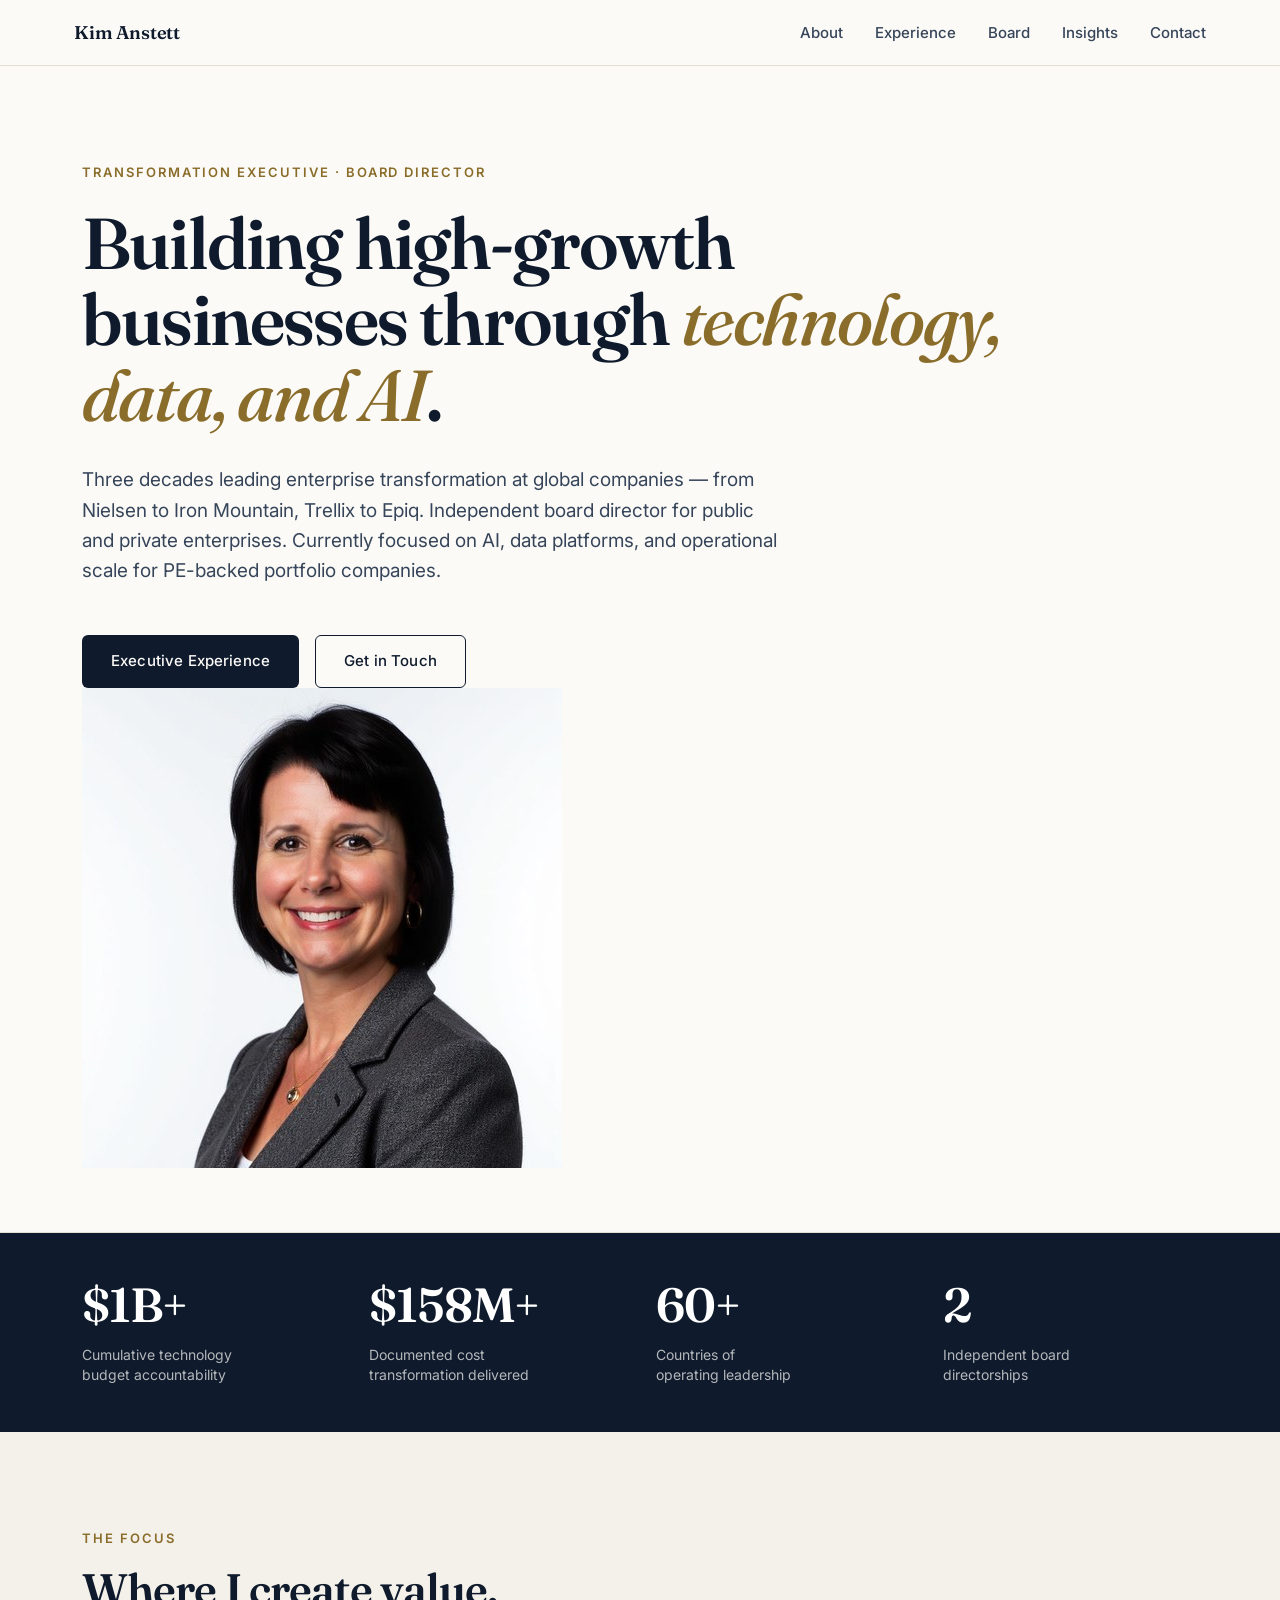
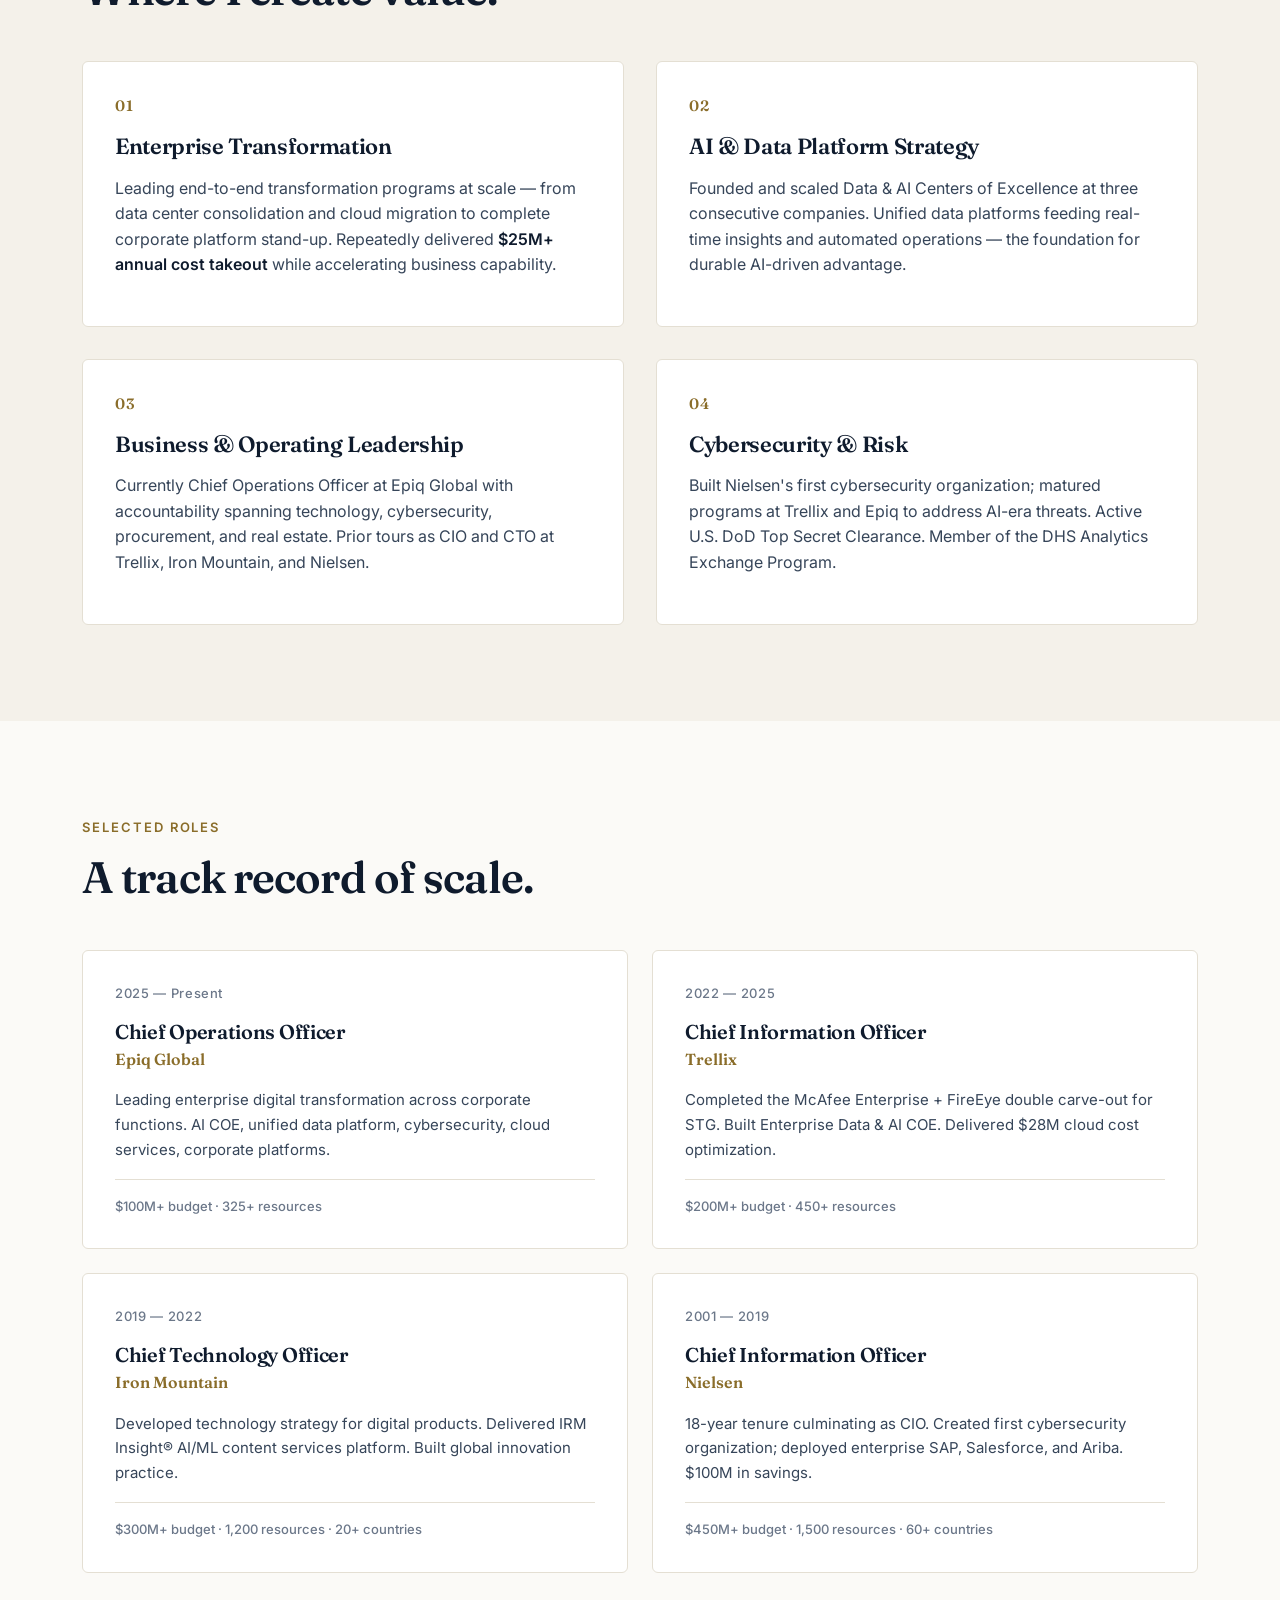
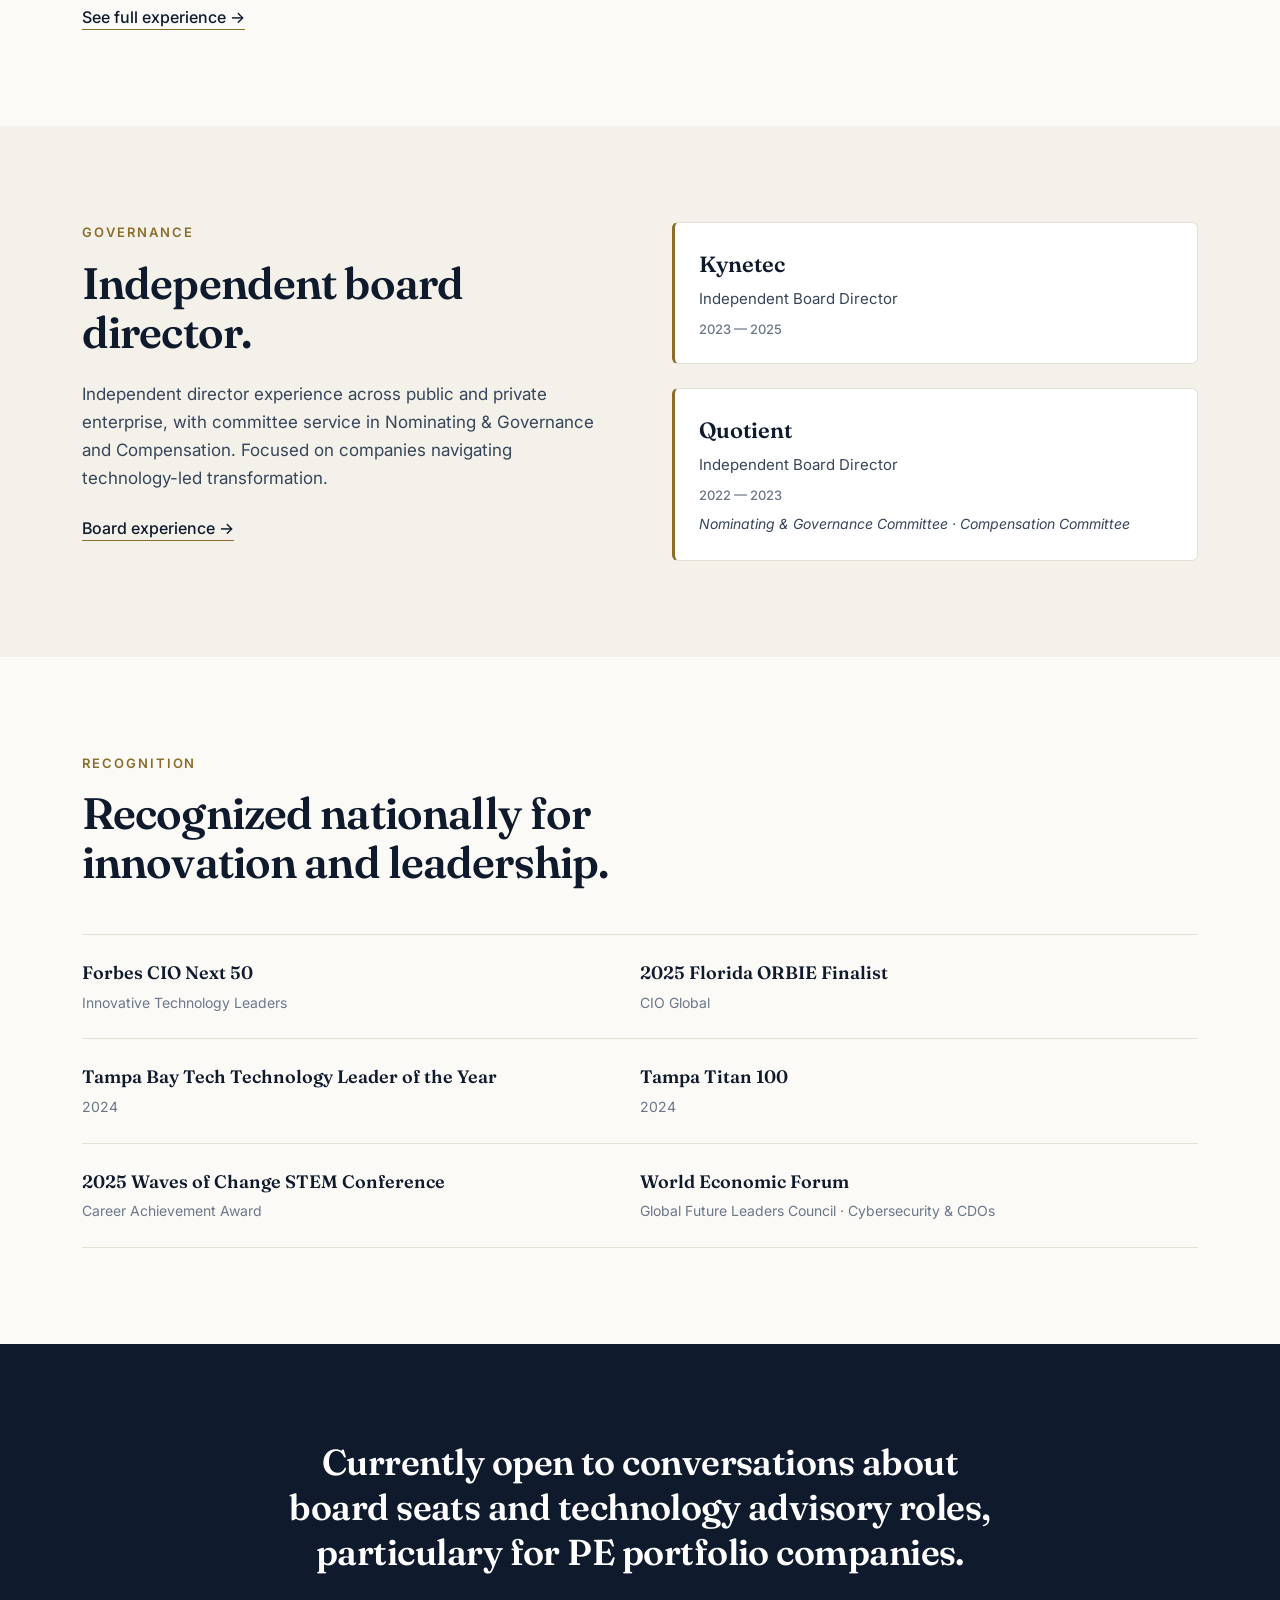
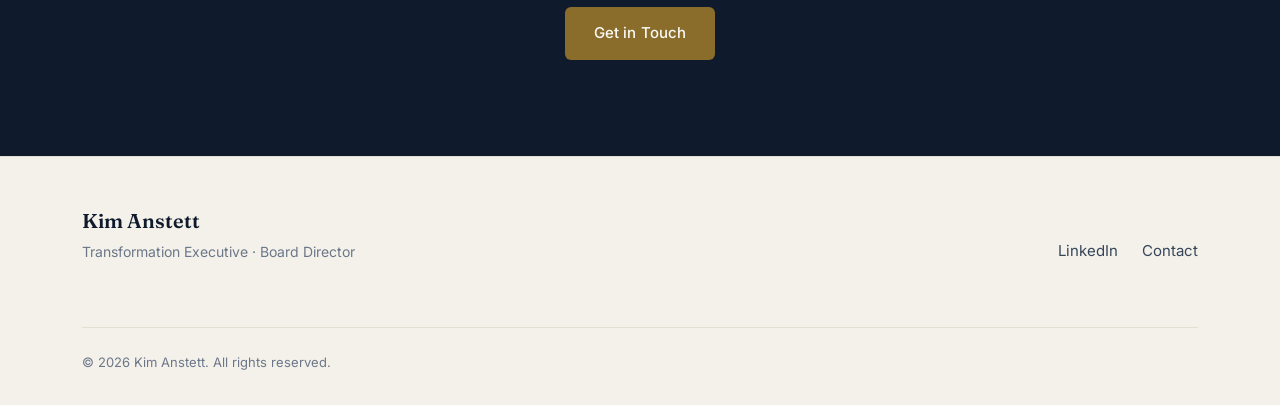
<file: index.html>
<!DOCTYPE html>
<html lang="en">
<head>
  <meta charset="UTF-8">
  <meta name="viewport" content="width=device-width, initial-scale=1.0">
  <title>Kim Anstett — Transformation Executive &amp; Board Director</title>
  <meta name="description" content="Chief Operations and Technology Officer with proven experience leading enterprise transformation, AI, and data platform strategy at global companies. Independent Board Director.">
  <meta name="author" content="Kim Anstett">

  <!-- Open Graph / social sharing -->
  <meta property="og:title" content="Kim Anstett — Transformation Executive &amp; Board Director">
  <meta property="og:description" content="Chief Operations and Technology Officer specializing in enterprise transformation, AI, and business growth for PE-backed and public companies.">
  <meta property="og:type" content="website">
  <meta property="og:image" content="images/og-image.jpg">
  <meta property="og:image:width" content="1200">
  <meta property="og:image:height" content="630">
  <meta name="twitter:card" content="summary_large_image">
  <meta name="twitter:image" content="images/og-image.jpg">

  <link rel="preconnect" href="https://fonts.googleapis.com">
  <link rel="preconnect" href="https://fonts.gstatic.com" crossorigin>
  <link href="https://fonts.googleapis.com/css2?family=Fraunces:opsz,wght@9..144,400;9..144,600;9..144,700&family=Inter:wght@300;400;500;600;700&display=swap" rel="stylesheet">
  <link rel="stylesheet" href="css/style.css">
</head>
<body>

  <!-- Navigation -->
  <nav class="site-nav">
    <div class="nav-inner">
      <a href="/" class="brand">Kim Anstett</a>
      <ul class="nav-links">
        <li><a href="/about.html">About</a></li>
        <li><a href="/experience.html">Experience</a></li>
        <li><a href="/board.html">Board</a></li>
        <li><a href="/insights.html">Insights</a></li>
        <li><a href="/contact.html">Contact</a></li>
      </ul>
      <button class="nav-toggle" aria-label="Toggle menu">
        <span></span><span></span><span></span>
      </button>
    </div>
  </nav>

  <!-- Hero -->
  <section class="hero hero-with-photo">
    <div class="container">
      <div class="hero-grid">
        <div class="hero-content">
          <div class="hero-eyebrow">Transformation Executive · Board Director</div>
          <h1 class="hero-headline">
            Building high-growth businesses through <span class="accent">technology, data, and AI</span>.
          </h1>
          <p class="hero-lede">
            Three decades leading enterprise transformation at global companies —
            from Nielsen to Iron Mountain, Trellix to Epiq. Independent board director
            for public and private enterprises. Currently focused on AI, data platforms,
            and operational scale for PE-backed portfolio companies.
          </p>
          <div class="hero-ctas">
            <a href="/experience.html" class="btn btn-primary">Executive Experience</a>
            <a href="/contact.html" class="btn btn-secondary">Get in Touch</a>
          </div>
        </div>
        <div class="hero-photo">
          <img src="images/kim-hero.jpg" alt="Kim Anstett" width="480" height="480">
        </div>
      </div>
    </div>
  </section>

  <!-- Signal strip -->
  <section class="signal-strip">
    <div class="container">
      <div class="signals">
        <div class="signal">
          <div class="signal-value">$1B+</div>
          <div class="signal-label">Cumulative technology<br>budget accountability</div>
        </div>
        <div class="signal">
          <div class="signal-value">$158M+</div>
          <div class="signal-label">Documented cost<br>transformation delivered</div>
        </div>
        <div class="signal">
          <div class="signal-value">60+</div>
          <div class="signal-label">Countries of<br>operating leadership</div>
        </div>
        <div class="signal">
          <div class="signal-value">2</div>
          <div class="signal-label">Independent board<br>directorships</div>
        </div>
      </div>
    </div>
  </section>

  <!-- The Positioning -->
  <section class="positioning">
    <div class="container">
      <div class="section-eyebrow">The Focus</div>
      <h2 class="section-headline">Where I create value.</h2>

      <div class="positioning-grid">
        <div class="position-card">
          <div class="card-number">01</div>
          <h3>Enterprise Transformation</h3>
          <p>Leading end-to-end transformation programs at scale — from data center consolidation and cloud migration to complete corporate platform stand-up. Repeatedly delivered <strong>$25M+ annual cost takeout</strong> while accelerating business capability.</p>
        </div>
        <div class="position-card">
          <div class="card-number">02</div>
          <h3>AI &amp; Data Platform Strategy</h3>
          <p>Founded and scaled Data &amp; AI Centers of Excellence at three consecutive companies. Unified data platforms feeding real-time insights and automated operations — the foundation for durable AI-driven advantage.</p>
        </div>
        <div class="position-card">
          <div class="card-number">03</div>
          <h3>Business &amp; Operating Leadership</h3>
          <p>Currently Chief Operations Officer at Epiq Global with accountability spanning technology, cybersecurity, procurement, and real estate. Prior tours as CIO and CTO at Trellix, Iron Mountain, and Nielsen.</p>
        </div>
        <div class="position-card">
          <div class="card-number">04</div>
          <h3>Cybersecurity &amp; Risk</h3>
          <p>Built Nielsen's first cybersecurity organization; matured programs at Trellix and Epiq to address AI-era threats. Active U.S. DoD Top Secret Clearance. Member of the DHS Analytics Exchange Program.</p>
        </div>
      </div>
    </div>
  </section>

  <!-- Selected Roles -->
  <section class="roles-preview">
    <div class="container">
      <div class="section-eyebrow">Selected Roles</div>
      <h2 class="section-headline">A track record of scale.</h2>

      <div class="role-cards">
        <a href="/experience.html#epiq" class="role-card">
          <div class="role-tenure">2025 — Present</div>
          <h3>Chief Operations Officer</h3>
          <div class="role-company">Epiq Global</div>
          <p>Leading enterprise digital transformation across corporate functions. AI COE, unified data platform, cybersecurity, cloud services, corporate platforms.</p>
          <div class="role-metric">$100M+ budget · 325+ resources</div>
        </a>
        <a href="/experience.html#trellix" class="role-card">
          <div class="role-tenure">2022 — 2025</div>
          <h3>Chief Information Officer</h3>
          <div class="role-company">Trellix</div>
          <p>Completed the McAfee Enterprise + FireEye double carve-out for STG. Built Enterprise Data &amp; AI COE. Delivered $28M cloud cost optimization.</p>
          <div class="role-metric">$200M+ budget · 450+ resources</div>
        </a>
        <a href="/experience.html#ironmountain" class="role-card">
          <div class="role-tenure">2019 — 2022</div>
          <h3>Chief Technology Officer</h3>
          <div class="role-company">Iron Mountain</div>
          <p>Developed technology strategy for digital products. Delivered IRM Insight® AI/ML content services platform. Built global innovation practice.</p>
          <div class="role-metric">$300M+ budget · 1,200 resources · 20+ countries</div>
        </a>
        <a href="/experience.html#nielsen" class="role-card">
          <div class="role-tenure">2001 — 2019</div>
          <h3>Chief Information Officer</h3>
          <div class="role-company">Nielsen</div>
          <p>18-year tenure culminating as CIO. Created first cybersecurity organization; deployed enterprise SAP, Salesforce, and Ariba. $100M in savings.</p>
          <div class="role-metric">$450M+ budget · 1,500 resources · 60+ countries</div>
        </a>
      </div>

      <div class="section-cta">
        <a href="/experience.html" class="text-link">See full experience →</a>
      </div>
    </div>
  </section>

  <!-- Board -->
  <section class="board-preview">
    <div class="container">
      <div class="board-inner">
        <div class="board-content">
          <div class="section-eyebrow">Governance</div>
          <h2 class="section-headline">Independent board director.</h2>
          <p>
            Independent director experience across public and private enterprise,
            with committee service in Nominating &amp; Governance and Compensation.
            Focused on companies navigating technology-led transformation.
          </p>
          <a href="/board.html" class="text-link">Board experience →</a>
        </div>
        <div class="board-list">
          <div class="board-item">
            <div class="board-company">Kynetec</div>
            <div class="board-role">Independent Board Director</div>
            <div class="board-dates">2023 — 2025</div>
          </div>
          <div class="board-item">
            <div class="board-company">Quotient</div>
            <div class="board-role">Independent Board Director</div>
            <div class="board-dates">2022 — 2023</div>
            <div class="board-detail">Nominating &amp; Governance Committee · Compensation Committee</div>
          </div>
        </div>
      </div>
    </div>
  </section>

  <!-- Recognition -->
  <section class="recognition">
    <div class="container">
      <div class="section-eyebrow">Recognition</div>
      <h2 class="section-headline">Recognized nationally for innovation and leadership.</h2>
      <div class="recognition-grid">
        <div class="rec-item">Forbes CIO Next 50 <span class="rec-detail">Innovative Technology Leaders</span></div>
        <div class="rec-item">2025 Florida ORBIE Finalist <span class="rec-detail">CIO Global</span></div>
        <div class="rec-item">Tampa Bay Tech Technology Leader of the Year <span class="rec-detail">2024</span></div>
        <div class="rec-item">Tampa Titan 100 <span class="rec-detail">2024</span></div>
        <div class="rec-item">2025 Waves of Change STEM Conference <span class="rec-detail">Career Achievement Award</span></div>
        <div class="rec-item">World Economic Forum <span class="rec-detail">Global Future Leaders Council · Cybersecurity &amp; CDOs</span></div>
      </div>
    </div>
  </section>

  <!-- CTA -->
  <section class="cta-final">
    <div class="container">
      <h2>Currently open to conversations about<br>board seats and technology advisory roles, particulary for PE portfolio companies.</h2>
      <a href="/contact.html" class="btn btn-primary">Get in Touch</a>
    </div>
  </section>

  <!-- Footer -->
  <footer class="site-footer">
    <div class="container">
      <div class="footer-inner">
        <div class="footer-brand">
          <div class="footer-name">Kim Anstett</div>
          <div class="footer-tagline">Transformation Executive · Board Director</div>
        </div>
        <div class="footer-links">
          <a href="https://www.linkedin.com/in/kimberly-anstett-6b3a259" target="_blank" rel="noopener">LinkedIn</a>
          <a href="/contact.html">Contact</a>
        </div>
        <div class="footer-copyright">© <span id="year">2026</span> Kim Anstett. All rights reserved.</div>
      </div>
    </div>
  </footer>

  <script src="js/main.js"></script>
</body>
</html>
</file>
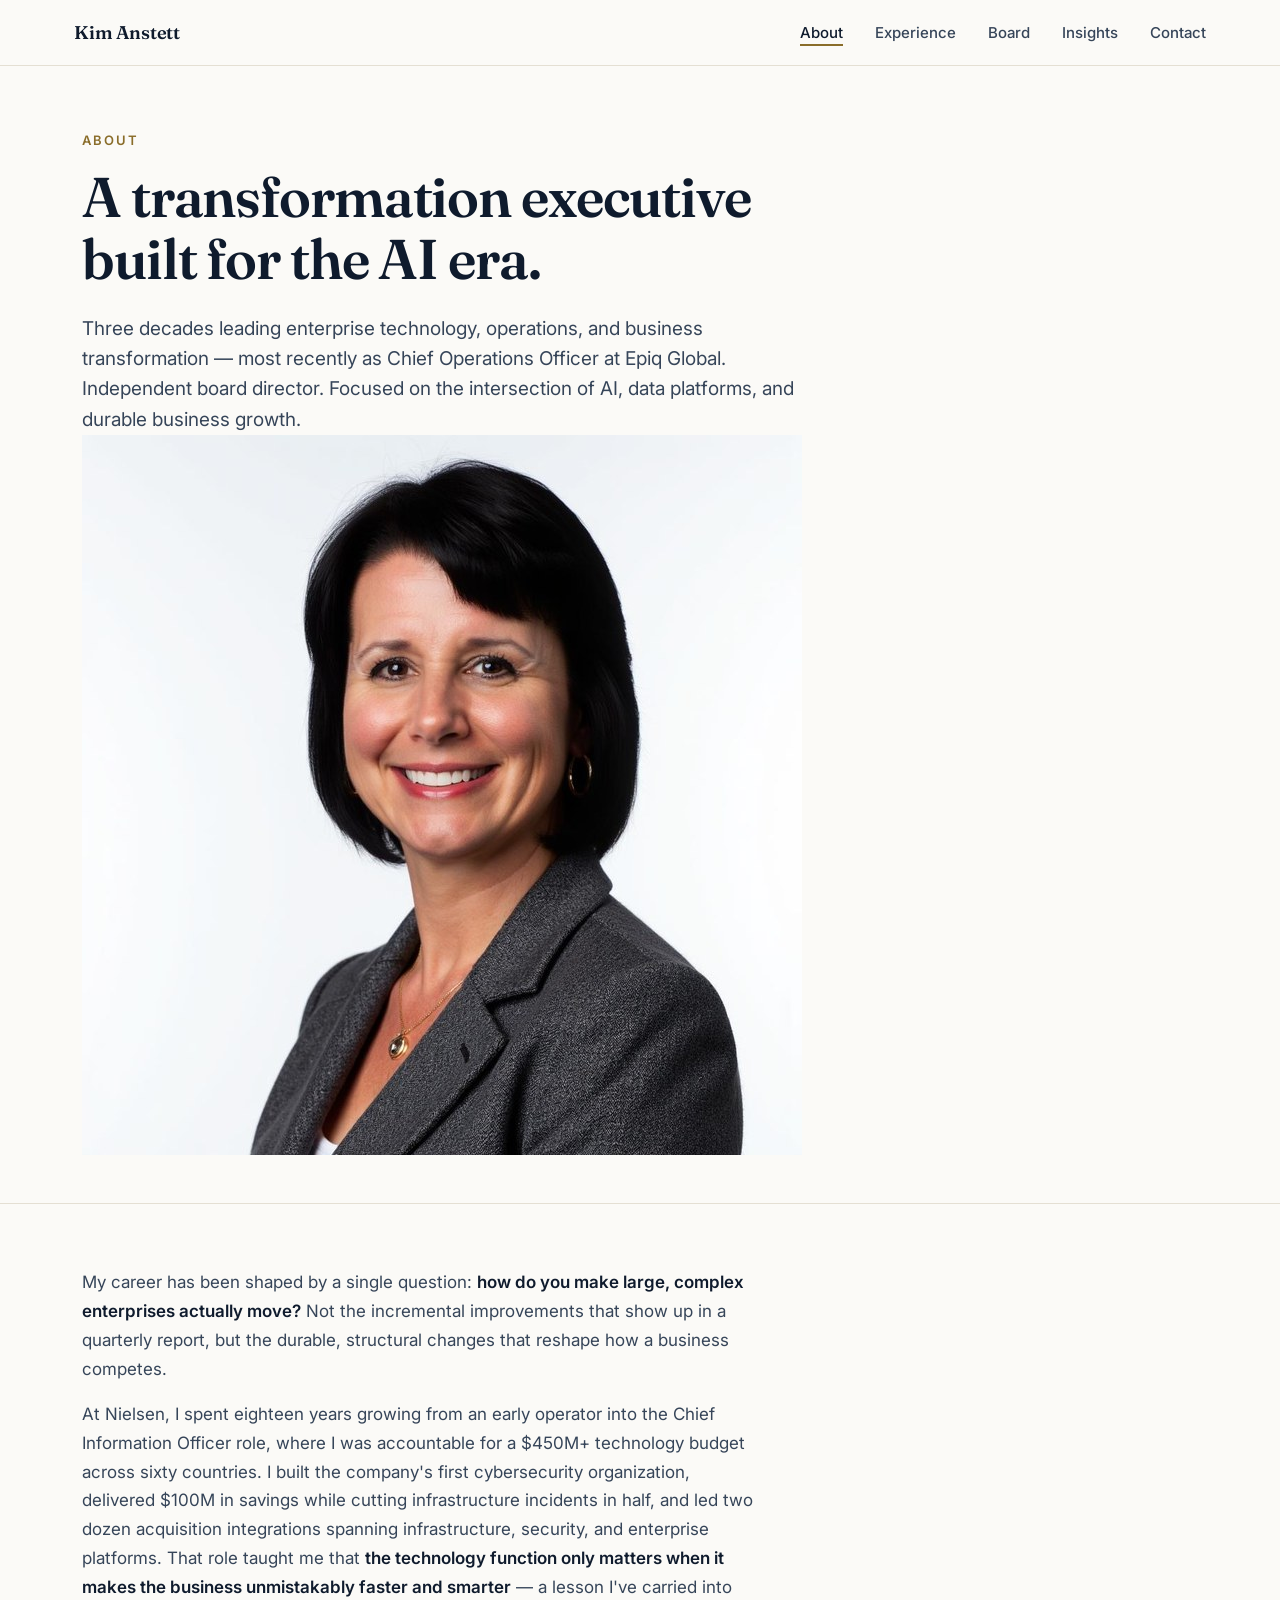
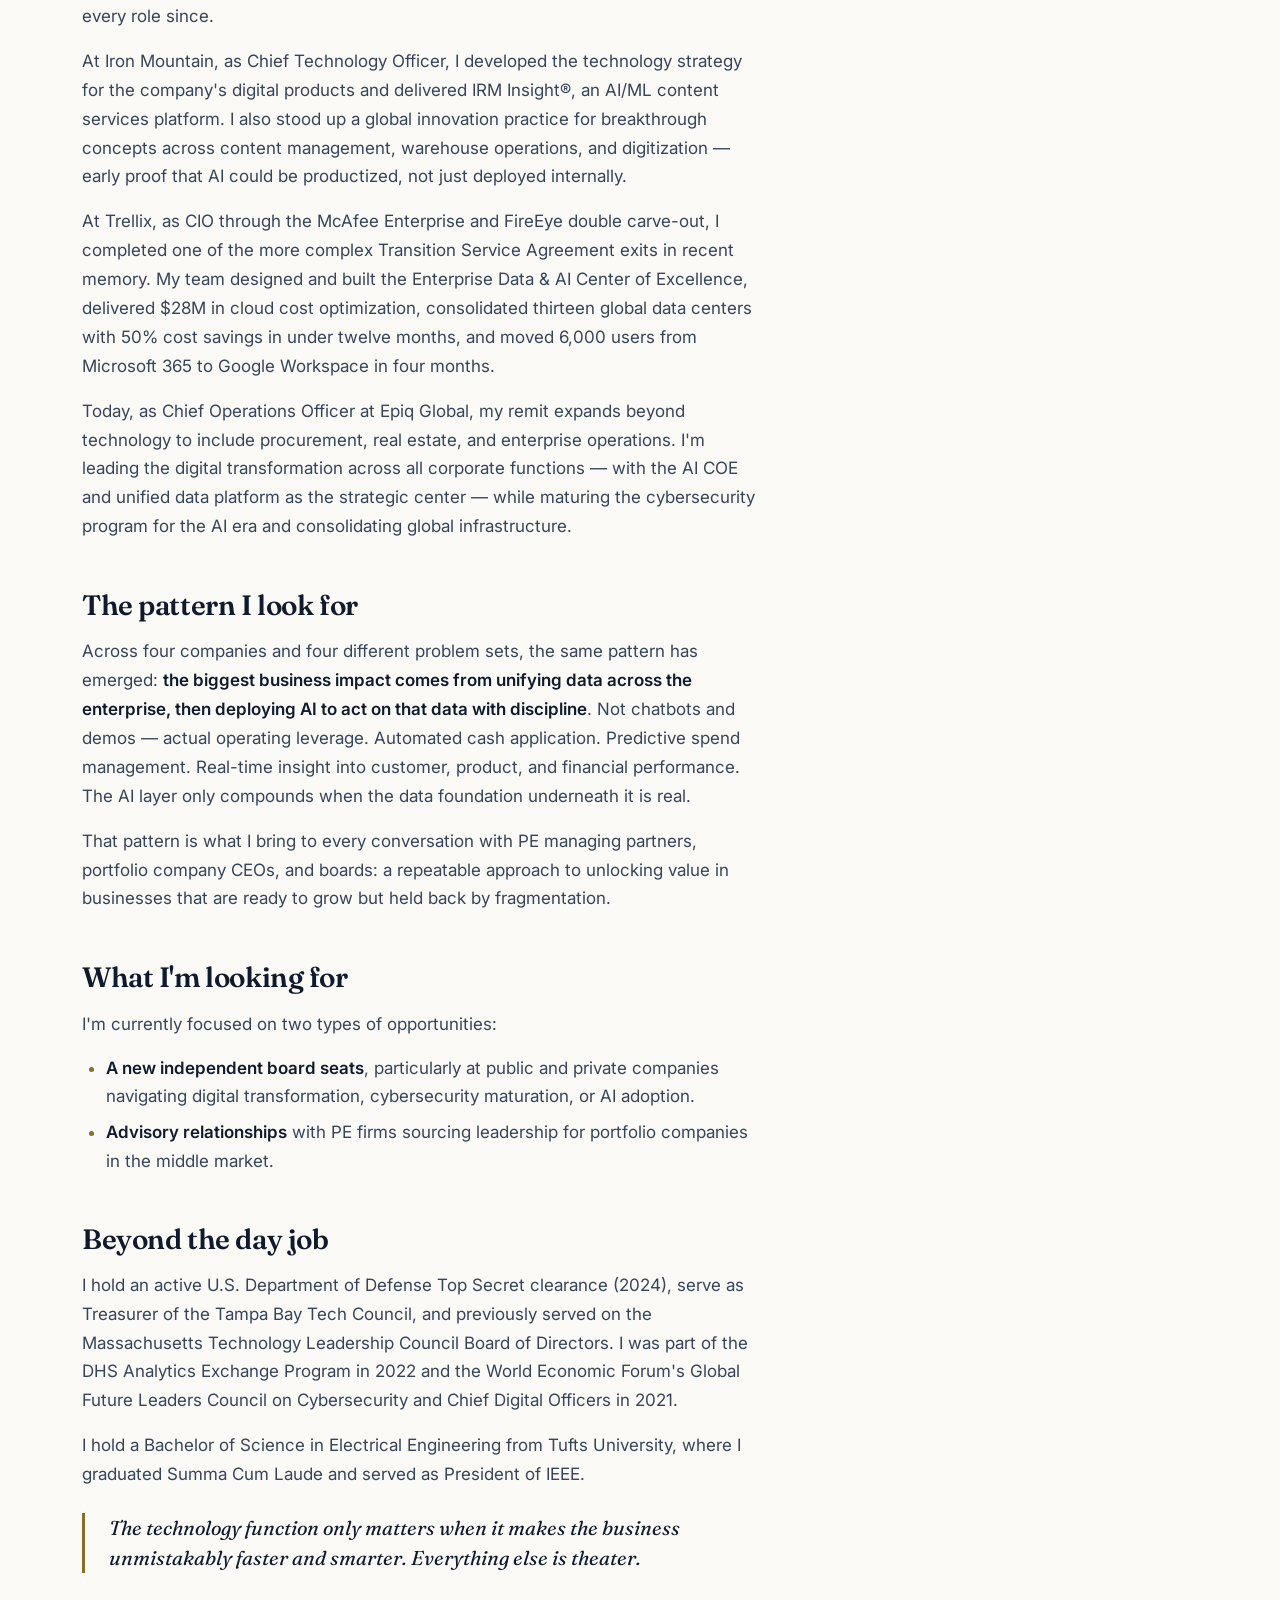
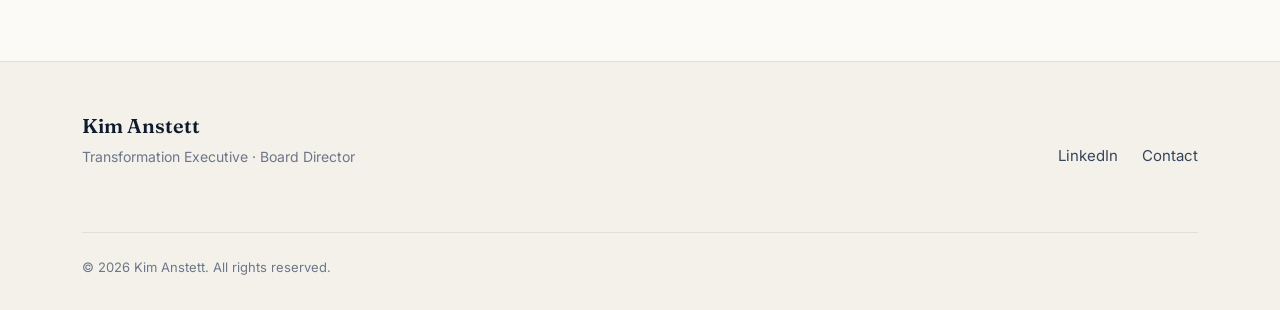
<file: about.html>
<!DOCTYPE html>
<html lang="en">
<head>
  <meta charset="UTF-8">
  <meta name="viewport" content="width=device-width, initial-scale=1.0">
  <title>About — Kim Anstett</title>
  <meta name="description" content="Kim Anstett — a transformation executive and board director with three decades of experience leading enterprise technology, AI, and business operations at global scale.">
  <meta property="og:title" content="About Kim Anstett — Transformation Executive &amp; Board Director">
  <meta property="og:description" content="Three decades of enterprise transformation leadership at Nielsen, Iron Mountain, Trellix, and Epiq Global.">
  <meta property="og:type" content="profile">
  <meta property="og:image" content="images/og-image.jpg">
  <meta property="og:image:width" content="1200">
  <meta property="og:image:height" content="630">
  <meta name="twitter:card" content="summary_large_image">
  <meta name="twitter:image" content="images/og-image.jpg">
  <link rel="preconnect" href="https://fonts.googleapis.com">
  <link rel="preconnect" href="https://fonts.gstatic.com" crossorigin>
  <link href="https://fonts.googleapis.com/css2?family=Fraunces:opsz,wght@9..144,400;9..144,600;9..144,700&family=Inter:wght@300;400;500;600;700&display=swap" rel="stylesheet">
  <link rel="stylesheet" href="css/style.css">
</head>
<body>

  <nav class="site-nav">
    <div class="nav-inner">
      <a href="/" class="brand">Kim Anstett</a>
      <ul class="nav-links">
        <li><a href="/about.html" class="active">About</a></li>
        <li><a href="/experience.html">Experience</a></li>
        <li><a href="/board.html">Board</a></li>
        <li><a href="/insights.html">Insights</a></li>
        <li><a href="/contact.html">Contact</a></li>
      </ul>
      <button class="nav-toggle" aria-label="Toggle menu">
        <span></span><span></span><span></span>
      </button>
    </div>
  </nav>

  <section class="page-header page-header-with-photo">
    <div class="container">
      <div class="page-header-grid">
        <div>
          <div class="page-eyebrow">About</div>
          <h1>A transformation executive built for the AI era.</h1>
          <p class="page-lede">
            Three decades leading enterprise technology, operations, and business
            transformation — most recently as Chief Operations Officer at Epiq Global.
            Independent board director. Focused on the intersection of AI, data platforms,
            and durable business growth.
          </p>
        </div>
        <div class="page-header-photo">
          <img src="images/kim-about.jpg" alt="Kim Anstett" width="720" height="720">
        </div>
      </div>
    </div>
  </section>

  <section class="page-body">
    <div class="container">
      <div class="prose">
        <p>
          My career has been shaped by a single question: <strong>how do you make
          large, complex enterprises actually move?</strong> Not the incremental
          improvements that show up in a quarterly report, but the durable, structural
          changes that reshape how a business competes.
        </p>

        <p>
          At Nielsen, I spent eighteen years growing from an early operator into the
          Chief Information Officer role, where I was accountable for a
          $450M+ technology budget across sixty countries. I built the company's
          first cybersecurity organization, delivered $100M in savings while
          cutting infrastructure incidents in half, and led two dozen acquisition
          integrations spanning infrastructure, security, and enterprise
          platforms. That role taught me that <strong>the technology function
          only matters when it makes the business unmistakably faster and
          smarter</strong> — a lesson I've carried into every role since.
        </p>

        <p>
          At Iron Mountain, as Chief Technology Officer, I developed the technology
          strategy for the company's digital products and delivered IRM Insight®,
          an AI/ML content services platform. I also stood up a global innovation
          practice for breakthrough concepts across content management, warehouse
          operations, and digitization — early proof that AI could be productized,
          not just deployed internally.
        </p>

        <p>
          At Trellix, as CIO through the McAfee Enterprise and FireEye double
          carve-out, I completed one of the more complex Transition Service
          Agreement exits in recent memory. My team designed and built the
          Enterprise Data &amp; AI Center of Excellence, delivered $28M in
          cloud cost optimization, consolidated thirteen global data centers
          with 50% cost savings in under twelve months, and moved 6,000 users
          from Microsoft 365 to Google Workspace in four months.
        </p>

        <p>
          Today, as Chief Operations Officer at Epiq Global, my remit expands
          beyond technology to include procurement, real estate, and enterprise
          operations. I'm leading the digital transformation across all corporate
          functions — with the AI COE and unified data platform as the strategic
          center — while maturing the cybersecurity program for the AI era and
          consolidating global infrastructure.
        </p>

        <h2>The pattern I look for</h2>

        <p>
          Across four companies and four different problem sets, the same pattern
          has emerged: <strong>the biggest business impact comes from unifying
          data across the enterprise, then deploying AI to act on that data with
          discipline</strong>. Not chatbots and demos — actual operating leverage.
          Automated cash application. Predictive spend management. Real-time
          insight into customer, product, and financial performance. The AI
          layer only compounds when the data foundation underneath it is real.
        </p>

        <p>
          That pattern is what I bring to every conversation with PE managing
          partners, portfolio company CEOs, and boards: a repeatable approach
          to unlocking value in businesses that are ready to grow but held back
          by fragmentation.
        </p>

        <h2>What I'm looking for</h2>

        <p>
          I'm currently focused on two types of opportunities:
        </p>

        <ul>
          <li><strong>A new independent board seats</strong>, particularly
          at public and private companies navigating digital transformation,
          cybersecurity maturation, or AI adoption.</li>
          <li><strong>Advisory relationships</strong> with PE firms sourcing
          leadership for portfolio companies in the middle market.</li>
        </ul>

        <h2>Beyond the day job</h2>

        <p>
          I hold an active U.S. Department of Defense Top Secret clearance
          (2024), serve as Treasurer of the Tampa Bay Tech Council, and
          previously served on the Massachusetts Technology Leadership Council
          Board of Directors. I was part of the DHS Analytics Exchange Program
          in 2022 and the World Economic Forum's Global Future Leaders Council
          on Cybersecurity and Chief Digital Officers in 2021.
        </p>

        <p>
          I hold a Bachelor of Science in Electrical Engineering from Tufts
          University, where I graduated Summa Cum Laude and served as
          President of IEEE.
        </p>

        <blockquote>
          The technology function only matters when it makes the business
          unmistakably faster and smarter. Everything else is theater.
        </blockquote>

      </div>
    </div>
  </section>

  <footer class="site-footer">
    <div class="container">
      <div class="footer-inner">
        <div class="footer-brand">
          <div class="footer-name">Kim Anstett</div>
          <div class="footer-tagline">Transformation Executive · Board Director</div>
        </div>
        <div class="footer-links">
          <a href="https://www.linkedin.com/in/kimberly-anstett-6b3a259" target="_blank" rel="noopener">LinkedIn</a>
          <a href="/contact.html">Contact</a>
        </div>
        <div class="footer-copyright">© <span id="year">2026</span> Kim Anstett. All rights reserved.</div>
      </div>
    </div>
  </footer>

  <script src="js/main.js"></script>
</body>
</html>
</file>
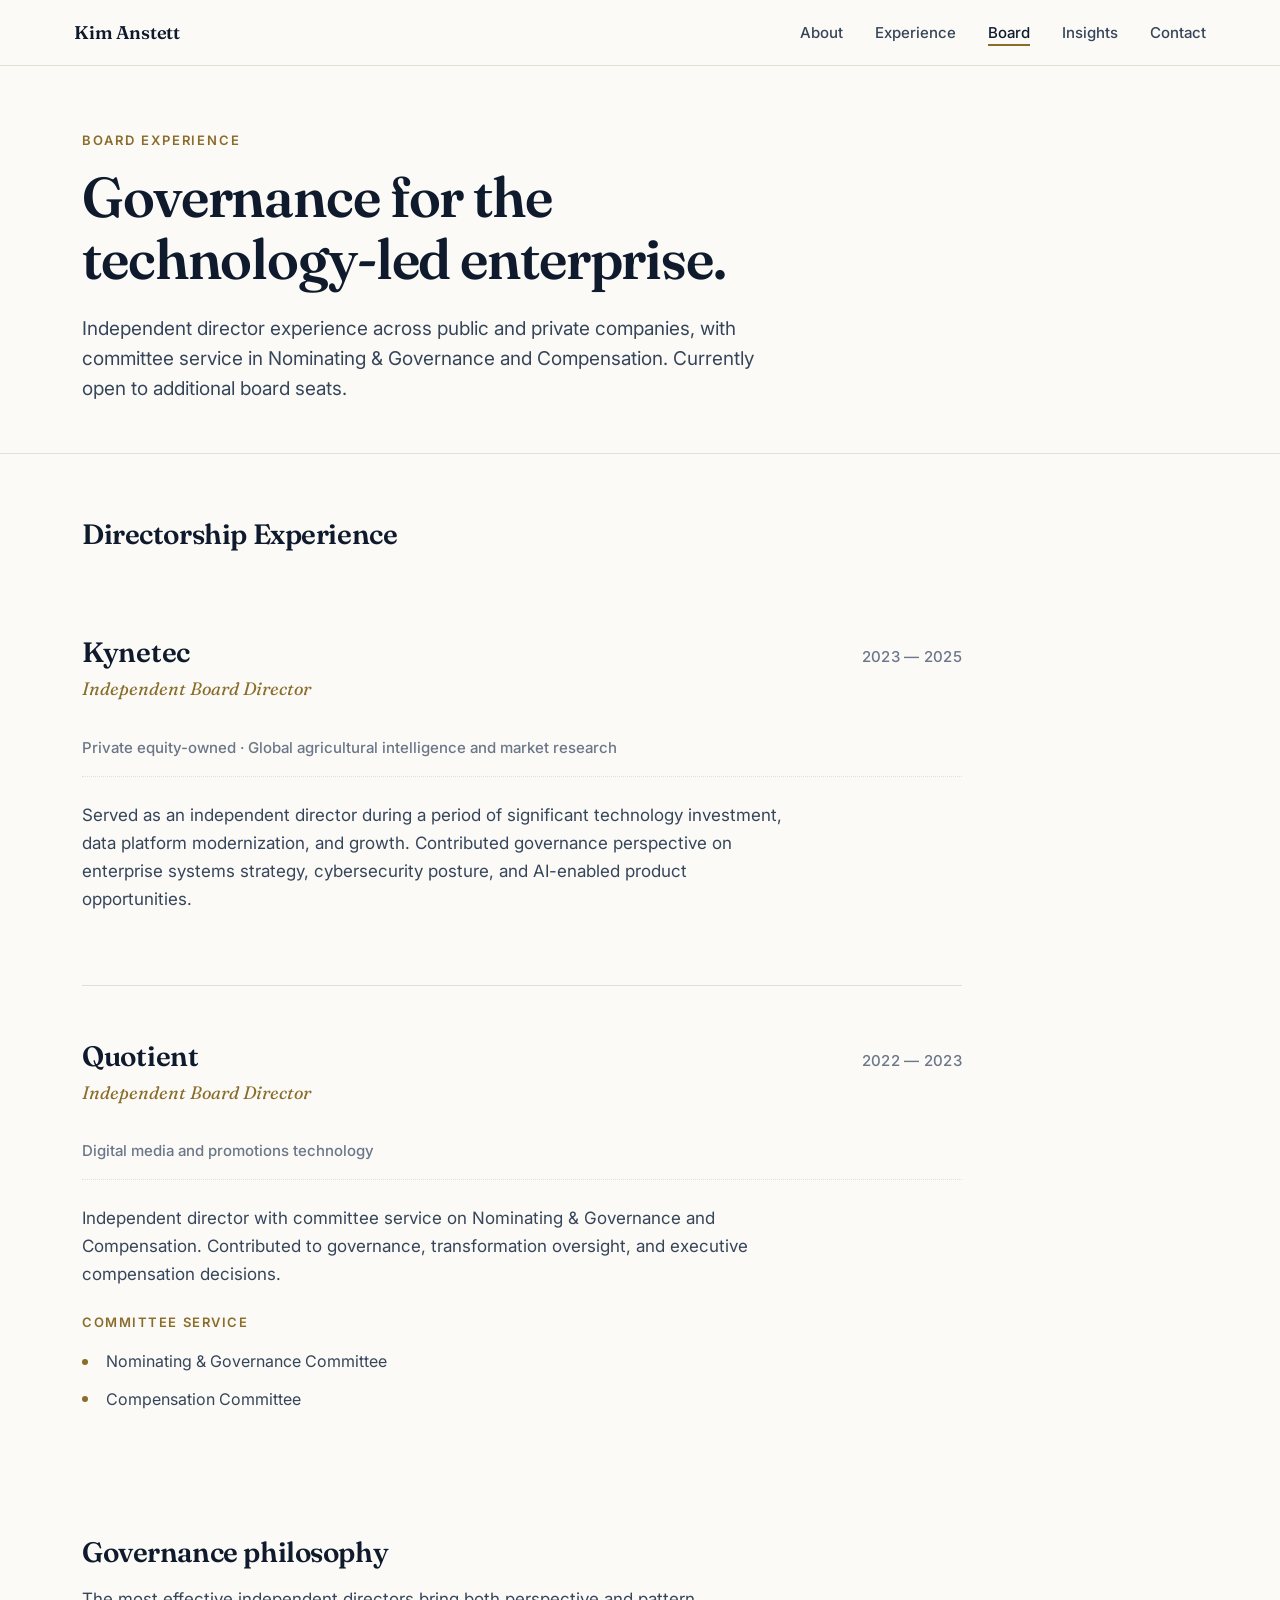
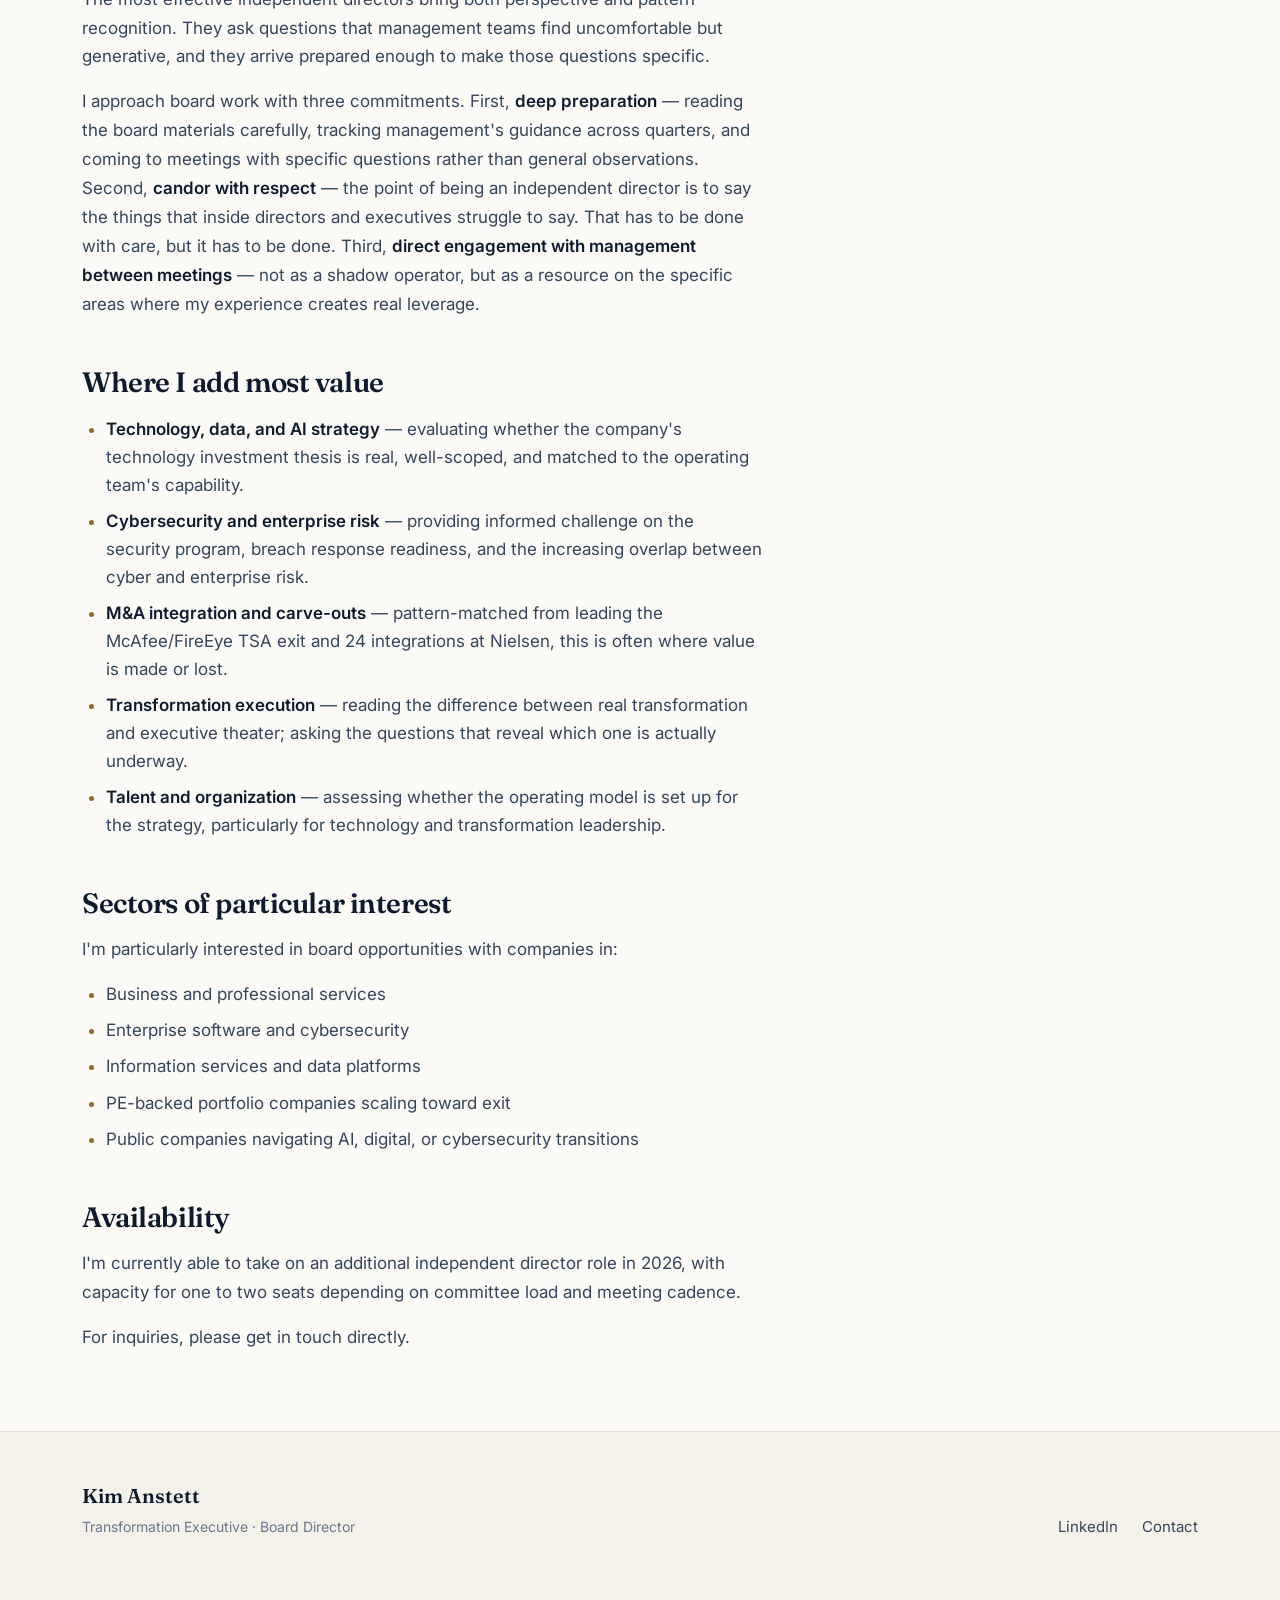
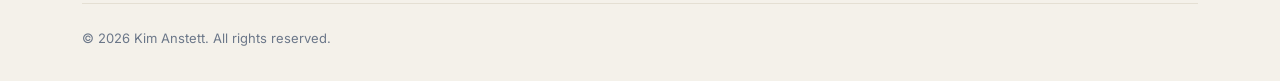
<file: board.html>
<!DOCTYPE html>
<html lang="en">
<head>
  <meta charset="UTF-8">
  <meta name="viewport" content="width=device-width, initial-scale=1.0">
  <title>Board Experience — Kim Anstett</title>
  <meta name="description" content="Independent board director experience for public and private enterprise. Governance philosophy and areas of focus for portfolio companies and public boards.">
  <link rel="preconnect" href="https://fonts.googleapis.com">
  <link rel="preconnect" href="https://fonts.gstatic.com" crossorigin>
  <link href="https://fonts.googleapis.com/css2?family=Fraunces:opsz,wght@9..144,400;9..144,600;9..144,700&family=Inter:wght@300;400;500;600;700&display=swap" rel="stylesheet">
  <link rel="stylesheet" href="css/style.css">
</head>
<body>

  <nav class="site-nav">
    <div class="nav-inner">
      <a href="/" class="brand">Kim Anstett</a>
      <ul class="nav-links">
        <li><a href="/about.html">About</a></li>
        <li><a href="/experience.html">Experience</a></li>
        <li><a href="/board.html" class="active">Board</a></li>
        <li><a href="/insights.html">Insights</a></li>
        <li><a href="/contact.html">Contact</a></li>
      </ul>
      <button class="nav-toggle" aria-label="Toggle menu">
        <span></span><span></span><span></span>
      </button>
    </div>
  </nav>

  <section class="page-header">
    <div class="container">
      <div class="page-eyebrow">Board Experience</div>
      <h1>Governance for the technology-led enterprise.</h1>
      <p class="page-lede">
        Independent director experience across public and private companies,
        with committee service in Nominating &amp; Governance and Compensation.
        Currently open to additional board seats.
      </p>
    </div>
  </section>

  <section class="page-body">
    <div class="container">
      <div class="prose">

        <h2>Directorship Experience</h2>
      </div>

      <div class="experience-list" style="margin-top: 2rem;">

        <article class="experience-item">
          <div class="exp-header">
            <div>
              <div class="exp-company">Kynetec</div>
              <div class="exp-role">Independent Board Director</div>
            </div>
            <div class="exp-tenure">2023 — 2025</div>
          </div>
          <div class="exp-scope">Private equity-owned · Global agricultural intelligence and market research</div>
          <p class="exp-summary">
            Served as an independent director during a period of significant
            technology investment, data platform modernization, and growth.
            Contributed governance perspective on enterprise systems strategy,
            cybersecurity posture, and AI-enabled product opportunities.
          </p>
        </article>

        <article class="experience-item">
          <div class="exp-header">
            <div>
              <div class="exp-company">Quotient</div>
              <div class="exp-role">Independent Board Director</div>
            </div>
            <div class="exp-tenure">2022 — 2023</div>
          </div>
          <div class="exp-scope">Digital media and promotions technology</div>
          <p class="exp-summary">
            Independent director with committee service on Nominating &amp;
            Governance and Compensation. Contributed to governance,
            transformation oversight, and executive compensation decisions.
          </p>
          <div class="exp-programs">Committee Service</div>
          <ul class="exp-list">
            <li>Nominating &amp; Governance Committee</li>
            <li>Compensation Committee</li>
          </ul>
        </article>

      </div>

      <div class="prose" style="margin-top: 4rem;">

        <h2>Governance philosophy</h2>

        <p>
          The most effective independent directors bring both perspective and
          pattern recognition. They ask questions that management teams find
          uncomfortable but generative, and they arrive prepared enough to
          make those questions specific.
        </p>

        <p>
          I approach board work with three commitments. First, <strong>deep
          preparation</strong> — reading the board materials carefully, tracking
          management's guidance across quarters, and coming to meetings with
          specific questions rather than general observations. Second,
          <strong>candor with respect</strong> — the point of being an
          independent director is to say the things that inside directors and
          executives struggle to say. That has to be done with care, but it
          has to be done. Third, <strong>direct engagement with management
          between meetings</strong> — not as a shadow operator, but as a
          resource on the specific areas where my experience creates real
          leverage.
        </p>

        <h2>Where I add most value</h2>

        <ul>
          <li><strong>Technology, data, and AI strategy</strong> — evaluating whether
          the company's technology investment thesis is real, well-scoped,
          and matched to the operating team's capability.</li>
          <li><strong>Cybersecurity and enterprise risk</strong> — providing informed
          challenge on the security program, breach response readiness, and
          the increasing overlap between cyber and enterprise risk.</li>
          <li><strong>M&amp;A integration and carve-outs</strong> — pattern-matched from
          leading the McAfee/FireEye TSA exit and 24 integrations at Nielsen,
          this is often where value is made or lost.</li>
          <li><strong>Transformation execution</strong> — reading the difference between
          real transformation and executive theater; asking the questions that
          reveal which one is actually underway.</li>
          <li><strong>Talent and organization</strong> — assessing whether the operating
          model is set up for the strategy, particularly for technology and
          transformation leadership.</li>
        </ul>

        <h2>Sectors of particular interest</h2>

        <p>
          I'm particularly interested in board opportunities with companies in:
        </p>

        <ul>
          <li>Business and professional services</li>
          <li>Enterprise software and cybersecurity</li>
          <li>Information services and data platforms</li>
          <li>PE-backed portfolio companies scaling toward exit</li>
          <li>Public companies navigating AI, digital, or cybersecurity transitions</li>
        </ul>

        <h2>Availability</h2>

        <p>
          I'm currently able to take on an additional independent director role
          in 2026, with capacity for one to two seats depending on committee
          load and meeting cadence.
        </p>

        <p>
          For inquiries, please <a href="/contact.html">get in touch directly</a>.
        </p>

      </div>
    </div>
  </section>

  <footer class="site-footer">
    <div class="container">
      <div class="footer-inner">
        <div class="footer-brand">
          <div class="footer-name">Kim Anstett</div>
          <div class="footer-tagline">Transformation Executive · Board Director</div>
        </div>
        <div class="footer-links">
          <a href="https://www.linkedin.com/in/kimberly-anstett-6b3a259" target="_blank" rel="noopener">LinkedIn</a>
          <a href="/contact.html">Contact</a>
        </div>
        <div class="footer-copyright">© <span id="year">2026</span> Kim Anstett. All rights reserved.</div>
      </div>
    </div>
  </footer>

  <script src="js/main.js"></script>
</body>
</html>
</file>
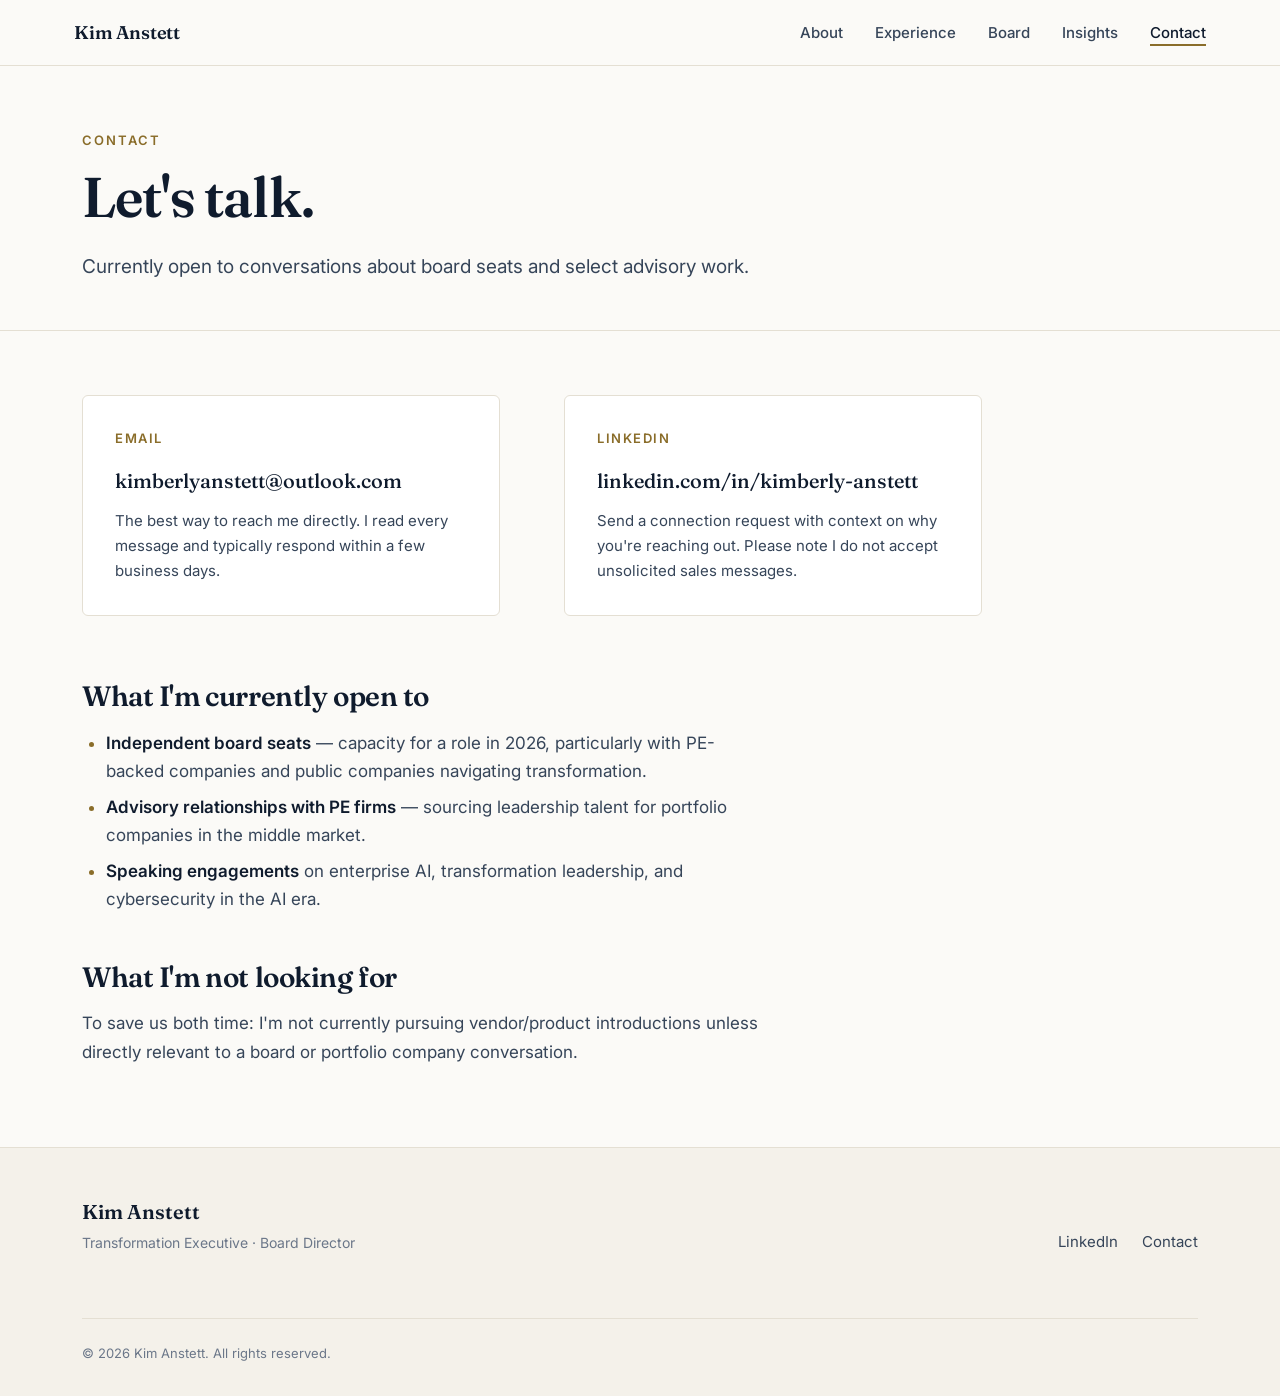
<file: contact.html>
<!DOCTYPE html>
<html lang="en">
<head>
  <meta charset="UTF-8">
  <meta name="viewport" content="width=device-width, initial-scale=1.0">
  <title>Contact — Kim Anstett</title>
  <meta name="description" content="Contact Kim Anstett — for inquiries about board seats, executive roles, advisory work, or speaking.">
  <link rel="preconnect" href="https://fonts.googleapis.com">
  <link rel="preconnect" href="https://fonts.gstatic.com" crossorigin>
  <link href="https://fonts.googleapis.com/css2?family=Fraunces:opsz,wght@9..144,400;9..144,600;9..144,700&family=Inter:wght@300;400;500;600;700&display=swap" rel="stylesheet">
  <link rel="stylesheet" href="css/style.css">
</head>
<body>

  <nav class="site-nav">
    <div class="nav-inner">
      <a href="/" class="brand">Kim Anstett</a>
      <ul class="nav-links">
        <li><a href="/about.html">About</a></li>
        <li><a href="/experience.html">Experience</a></li>
        <li><a href="/board.html">Board</a></li>
        <li><a href="/insights.html">Insights</a></li>
        <li><a href="/contact.html" class="active">Contact</a></li>
      </ul>
      <button class="nav-toggle" aria-label="Toggle menu">
        <span></span><span></span><span></span>
      </button>
    </div>
  </nav>

  <section class="page-header">
    <div class="container">
      <div class="page-eyebrow">Contact</div>
      <h1>Let's talk.</h1>
      <p class="page-lede">
        Currently open to conversations about board seats and select advisory work.
      </p>
    </div>
  </section>

  <section class="page-body">
    <div class="container">
      <div class="contact-grid">

        <div class="contact-block">
          <div class="label">Email</div>
          <a href="mailto:kimberlyanstett@outlook.com" class="value">kimberlyanstett@outlook.com</a>
          <p class="desc" style="margin-top: 0.75rem;">
            The best way to reach me directly. I read every message and typically
            respond within a few business days.
          </p>
        </div>

        <div class="contact-block">
          <div class="label">LinkedIn</div>
          <a href="https://www.linkedin.com/in/kimberly-anstett-6b3a259" target="_blank" rel="noopener" class="value">linkedin.com/in/kimberly-anstett</a>
          <p class="desc" style="margin-top: 0.75rem;">
            Send a connection request with context on why you're reaching out.
            Please note I do not accept unsolicited sales messages.
          </p>
        </div>

      </div>

      <div class="prose" style="margin-top: 4rem;">

        <h2>What I'm currently open to</h2>

        <ul>
          <li><strong>Independent board seats</strong> — capacity for a
          role in 2026, particularly with PE-backed companies and public
          companies navigating transformation.</li>
          <li><strong>Advisory relationships with PE firms</strong> — sourcing
          leadership talent for portfolio companies in the middle market.</li>
          <li><strong>Speaking engagements</strong> on enterprise AI, transformation
          leadership, and cybersecurity in the AI era.</li>
        </ul>

        <h2>What I'm not looking for</h2>

        <p>
          To save us both time: I'm not currently pursuing vendor/product introductions unless directly relevant
          to a board or portfolio company conversation.
        </p>

      </div>
    </div>
  </section>

  <footer class="site-footer">
    <div class="container">
      <div class="footer-inner">
        <div class="footer-brand">
          <div class="footer-name">Kim Anstett</div>
          <div class="footer-tagline">Transformation Executive · Board Director</div>
        </div>
        <div class="footer-links">
          <a href="https://www.linkedin.com/in/kimberly-anstett-6b3a259" target="_blank" rel="noopener">LinkedIn</a>
          <a href="/contact.html">Contact</a>
        </div>
        <div class="footer-copyright">© <span id="year">2026</span> Kim Anstett. All rights reserved.</div>
      </div>
    </div>
  </footer>

  <script src="js/main.js"></script>
</body>
</html>
</file>
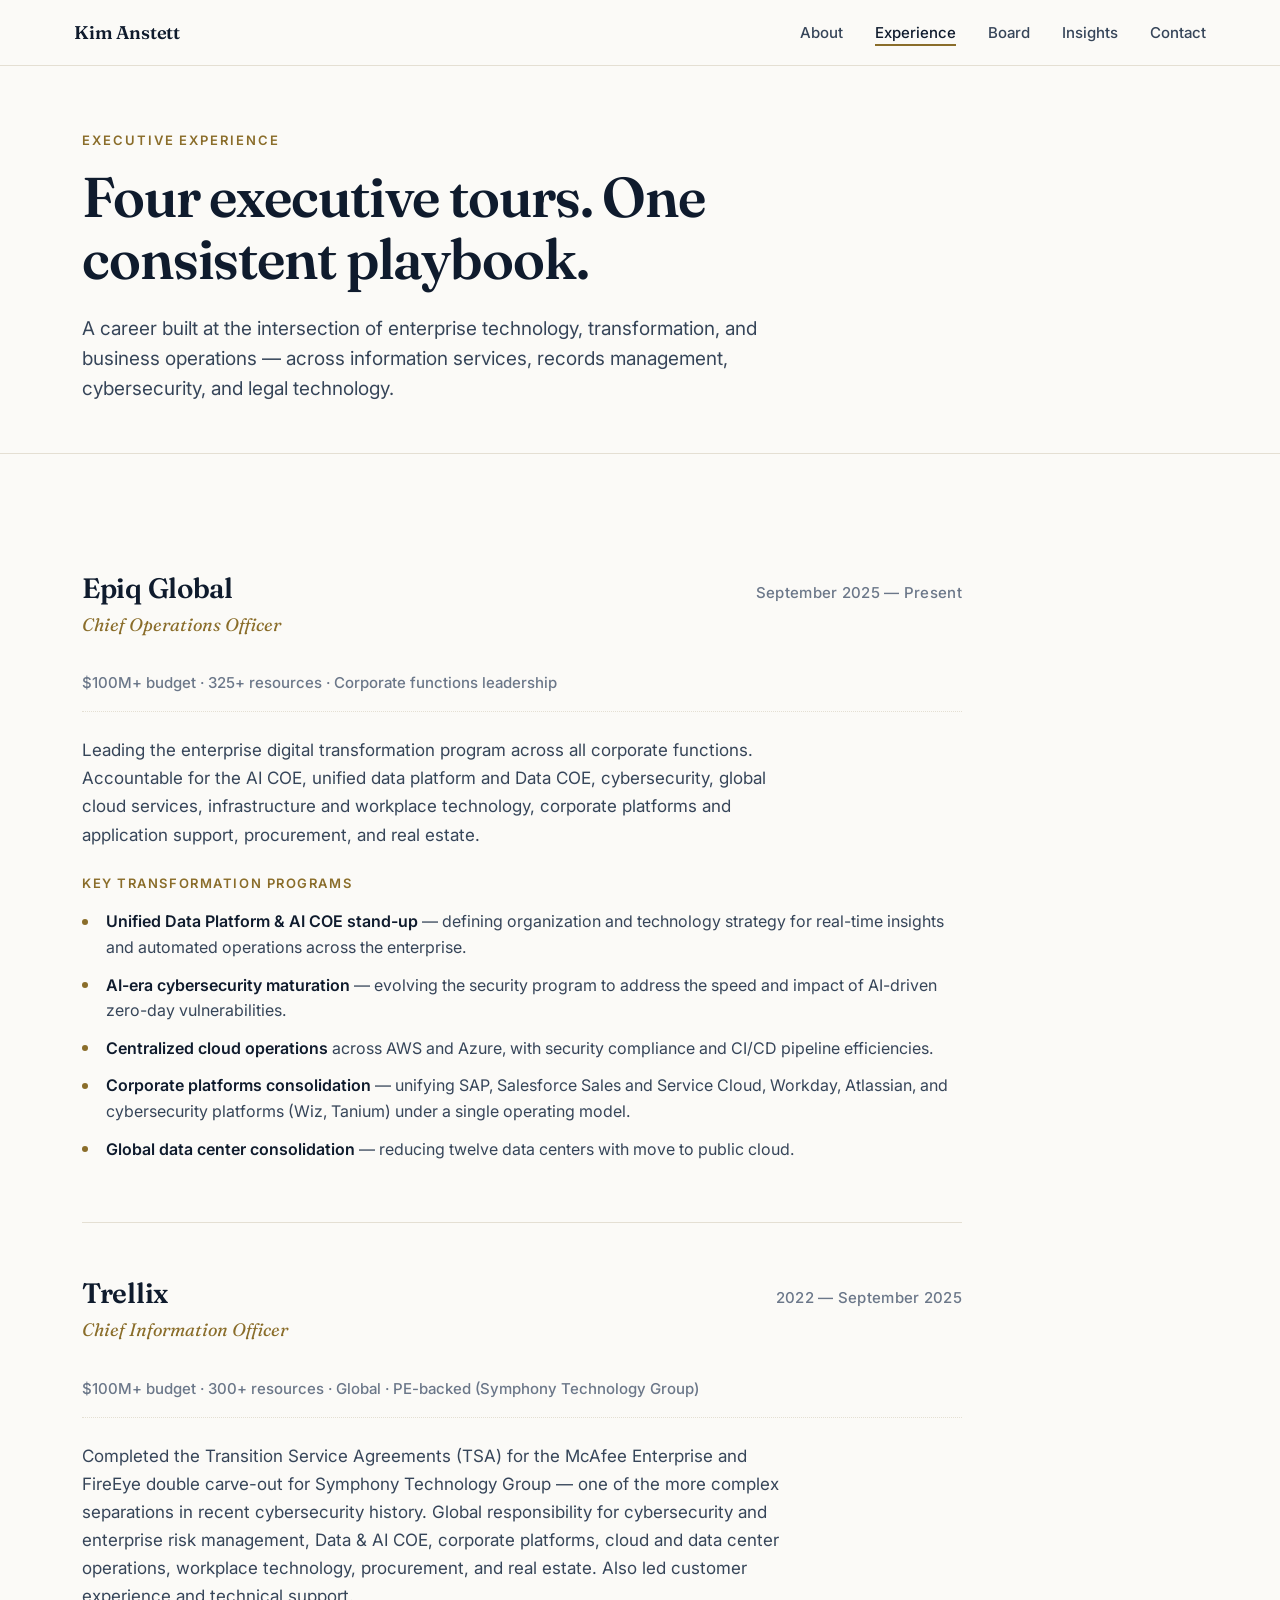
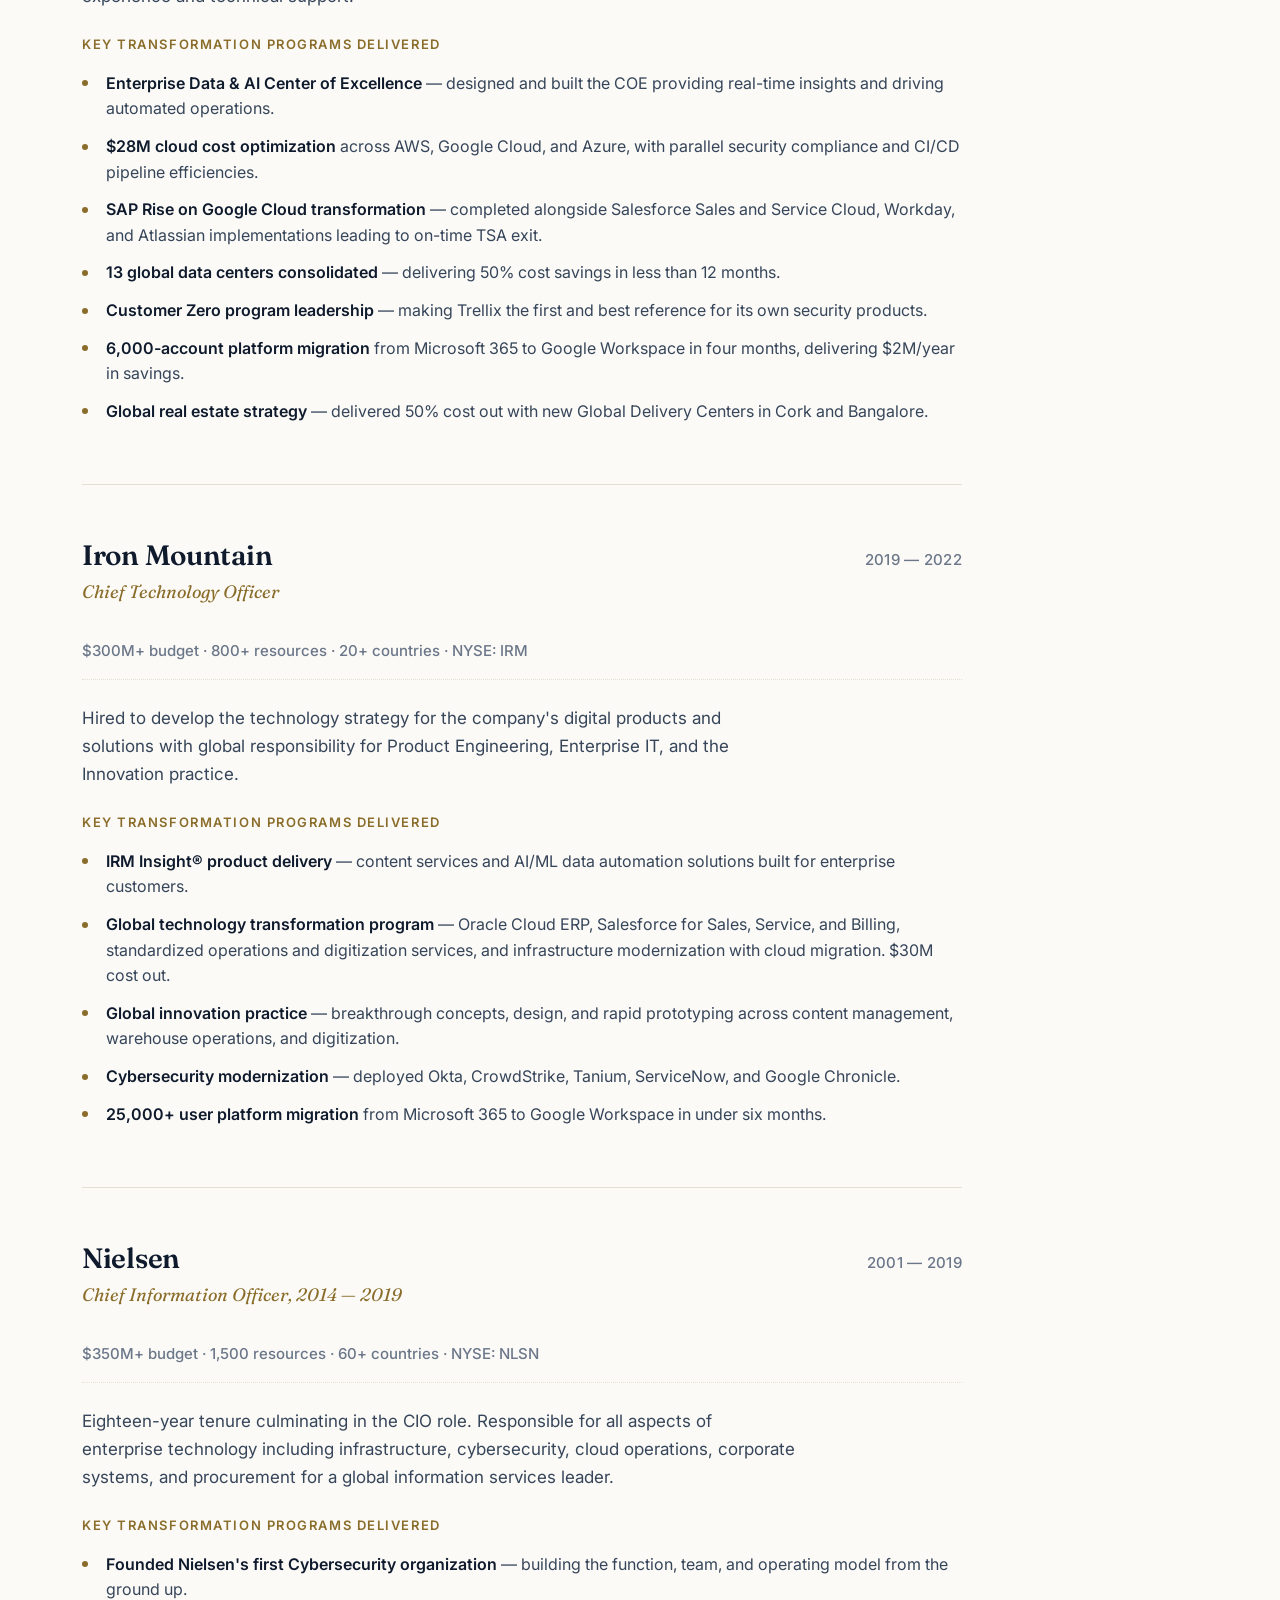
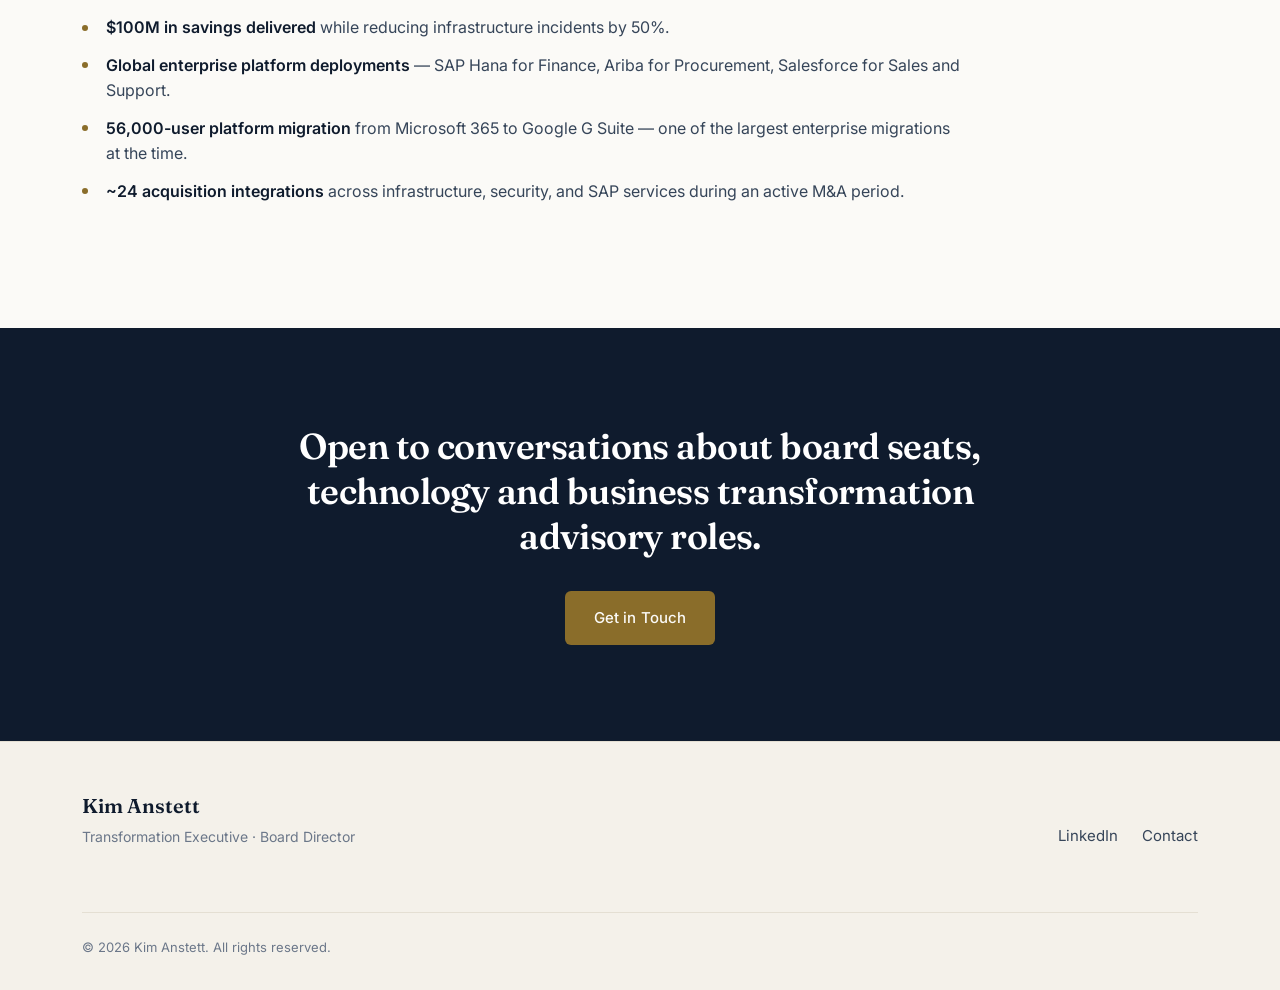
<file: experience.html>
<!DOCTYPE html>
<html lang="en">
<head>
  <meta charset="UTF-8">
  <meta name="viewport" content="width=device-width, initial-scale=1.0">
  <title>Experience — Kim Anstett</title>
  <meta name="description" content="Executive experience across Epiq Global, Trellix, Iron Mountain, and Nielsen — leading enterprise technology, AI, and business transformation.">
  <link rel="preconnect" href="https://fonts.googleapis.com">
  <link rel="preconnect" href="https://fonts.gstatic.com" crossorigin>
  <link href="https://fonts.googleapis.com/css2?family=Fraunces:opsz,wght@9..144,400;9..144,600;9..144,700&family=Inter:wght@300;400;500;600;700&display=swap" rel="stylesheet">
  <link rel="stylesheet" href="css/style.css">
</head>
<body>

  <nav class="site-nav">
    <div class="nav-inner">
      <a href="/" class="brand">Kim Anstett</a>
      <ul class="nav-links">
        <li><a href="/about.html">About</a></li>
        <li><a href="/experience.html" class="active">Experience</a></li>
        <li><a href="/board.html">Board</a></li>
        <li><a href="/insights.html">Insights</a></li>
        <li><a href="/contact.html">Contact</a></li>
      </ul>
      <button class="nav-toggle" aria-label="Toggle menu">
        <span></span><span></span><span></span>
      </button>
    </div>
  </nav>

  <section class="page-header">
    <div class="container">
      <div class="page-eyebrow">Executive Experience</div>
      <h1>Four executive tours. One consistent playbook.</h1>
      <p class="page-lede">
        A career built at the intersection of enterprise technology, transformation,
        and business operations — across information services, records management,
        cybersecurity, and legal technology.
      </p>
    </div>
  </section>

  <section class="page-body">
    <div class="container">
      <div class="experience-list">

        <!-- Epiq -->
        <article class="experience-item" id="epiq">
          <div class="exp-header">
            <div>
              <div class="exp-company">Epiq Global</div>
              <div class="exp-role">Chief Operations Officer</div>
            </div>
            <div class="exp-tenure">September 2025 — Present</div>
          </div>
          <div class="exp-scope">$100M+ budget · 325+ resources · Corporate functions leadership</div>
          <p class="exp-summary">
            Leading the enterprise digital transformation program across all
            corporate functions. Accountable for the AI COE, unified data
            platform and Data COE, cybersecurity, global cloud services,
            infrastructure and workplace technology, corporate platforms and
            application support, procurement, and real estate.
          </p>
          <div class="exp-programs">Key Transformation Programs</div>
          <ul class="exp-list">
            <li><strong>Unified Data Platform &amp; AI COE stand-up</strong> — defining organization
            and technology strategy for real-time insights and automated operations across
            the enterprise.</li>
            <li><strong>AI-era cybersecurity maturation</strong> — evolving the security program
            to address the speed and impact of AI-driven zero-day vulnerabilities.</li>
            <li><strong>Centralized cloud operations</strong> across AWS and Azure, with security
            compliance and CI/CD pipeline efficiencies.</li>
            <li><strong>Corporate platforms consolidation</strong> — unifying SAP, Salesforce Sales
            and Service Cloud, Workday, Atlassian, and cybersecurity platforms (Wiz, Tanium)
            under a single operating model.</li>
            <li><strong>Global data center consolidation</strong> — reducing twelve data centers
            with move to public cloud.</li>
          </ul>
        </article>

        <!-- Trellix -->
        <article class="experience-item" id="trellix">
          <div class="exp-header">
            <div>
              <div class="exp-company">Trellix</div>
              <div class="exp-role">Chief Information Officer</div>
            </div>
            <div class="exp-tenure">2022 — September 2025</div>
          </div>
          <div class="exp-scope">$100M+ budget · 300+ resources · Global · PE-backed (Symphony Technology Group)</div>
          <p class="exp-summary">
            Completed the Transition Service Agreements (TSA) for the McAfee
            Enterprise and FireEye double carve-out for Symphony Technology
            Group — one of the more complex separations in recent cybersecurity
            history. Global responsibility for cybersecurity and enterprise
            risk management, Data &amp; AI COE, corporate platforms, cloud and
            data center operations, workplace technology, procurement, and real
            estate. Also led customer experience and technical support.
          </p>
          <div class="exp-programs">Key Transformation Programs Delivered</div>
          <ul class="exp-list">
            <li><strong>Enterprise Data &amp; AI Center of Excellence</strong> — designed and
            built the COE providing real-time insights and driving automated operations.</li>
            <li><strong>$28M cloud cost optimization</strong> across AWS, Google Cloud, and Azure,
            with parallel security compliance and CI/CD pipeline efficiencies.</li>
            <li><strong>SAP Rise on Google Cloud transformation</strong> — completed alongside
            Salesforce Sales and Service Cloud, Workday, and Atlassian implementations
            leading to on-time TSA exit.</li>
            <li><strong>13 global data centers consolidated</strong> — delivering 50% cost savings
            in less than 12 months.</li>
            <li><strong>Customer Zero program leadership</strong> — making Trellix the first and
            best reference for its own security products.</li>
            <li><strong>6,000-account platform migration</strong> from Microsoft 365 to Google
            Workspace in four months, delivering $2M/year in savings.</li>
            <li><strong>Global real estate strategy</strong> — delivered 50% cost out with new
            Global Delivery Centers in Cork and Bangalore.</li>
          </ul>
        </article>

        <!-- Iron Mountain -->
        <article class="experience-item" id="ironmountain">
          <div class="exp-header">
            <div>
              <div class="exp-company">Iron Mountain</div>
              <div class="exp-role">Chief Technology Officer</div>
            </div>
            <div class="exp-tenure">2019 — 2022</div>
          </div>
          <div class="exp-scope">$300M+ budget · 800+ resources · 20+ countries · NYSE: IRM</div>
          <p class="exp-summary">
            Hired to develop the technology strategy for the company's digital
            products and solutions with global responsibility for Product
            Engineering, Enterprise IT, and the Innovation practice.
          </p>
          <div class="exp-programs">Key Transformation Programs Delivered</div>
          <ul class="exp-list">
            <li><strong>IRM Insight® product delivery</strong> — content services and AI/ML data
            automation solutions built for enterprise customers.</li>
            <li><strong>Global technology transformation program</strong> — Oracle Cloud ERP,
            Salesforce for Sales, Service, and Billing, standardized operations and
            digitization services, and infrastructure modernization with cloud migration.
            $30M cost out.</li>
            <li><strong>Global innovation practice</strong> — breakthrough concepts, design, and
            rapid prototyping across content management, warehouse operations, and
            digitization.</li>
            <li><strong>Cybersecurity modernization</strong> — deployed Okta, CrowdStrike, Tanium,
            ServiceNow, and Google Chronicle.</li>
            <li><strong>25,000+ user platform migration</strong> from Microsoft 365 to Google
            Workspace in under six months.</li>
          </ul>
        </article>

        <!-- Nielsen -->
        <article class="experience-item" id="nielsen">
          <div class="exp-header">
            <div>
              <div class="exp-company">Nielsen</div>
              <div class="exp-role">Chief Information Officer, 2014 — 2019</div>
            </div>
            <div class="exp-tenure">2001 — 2019</div>
          </div>
          <div class="exp-scope">$350M+ budget · 1,500 resources · 60+ countries · NYSE: NLSN</div>
          <p class="exp-summary">
            Eighteen-year tenure culminating in the CIO role. Responsible for
            all aspects of enterprise technology including infrastructure,
            cybersecurity, cloud operations, corporate systems, and procurement
            for a global information services leader.
          </p>
          <div class="exp-programs">Key Transformation Programs Delivered</div>
          <ul class="exp-list">
            <li><strong>Founded Nielsen's first Cybersecurity organization</strong> — building
            the function, team, and operating model from the ground up.</li>
            <li><strong>$100M in savings delivered</strong> while reducing infrastructure
            incidents by 50%.</li>
            <li><strong>Global enterprise platform deployments</strong> — SAP Hana for Finance,
            Ariba for Procurement, Salesforce for Sales and Support.</li>
            <li><strong>56,000-user platform migration</strong> from Microsoft 365 to Google
            G Suite — one of the largest enterprise migrations at the time.</li>
            <li><strong>~24 acquisition integrations</strong> across infrastructure, security, and
            SAP services during an active M&amp;A period.</li>
          </ul>
        </article>

      </div>
    </div>
  </section>

  <section class="cta-final">
    <div class="container">
      <h2>Open to conversations about board seats,<br>technology and business transformation advisory roles.</h2>
      <a href="/contact.html" class="btn btn-primary">Get in Touch</a>
    </div>
  </section>

  <footer class="site-footer">
    <div class="container">
      <div class="footer-inner">
        <div class="footer-brand">
          <div class="footer-name">Kim Anstett</div>
          <div class="footer-tagline">Transformation Executive · Board Director</div>
        </div>
        <div class="footer-links">
          <a href="https://www.linkedin.com/in/kimberly-anstett-6b3a259" target="_blank" rel="noopener">LinkedIn</a>
          <a href="/contact.html">Contact</a>
        </div>
        <div class="footer-copyright">© <span id="year">2026</span> Kim Anstett. All rights reserved.</div>
      </div>
    </div>
  </footer>

  <script src="js/main.js"></script>
</body>
</html>
</file>
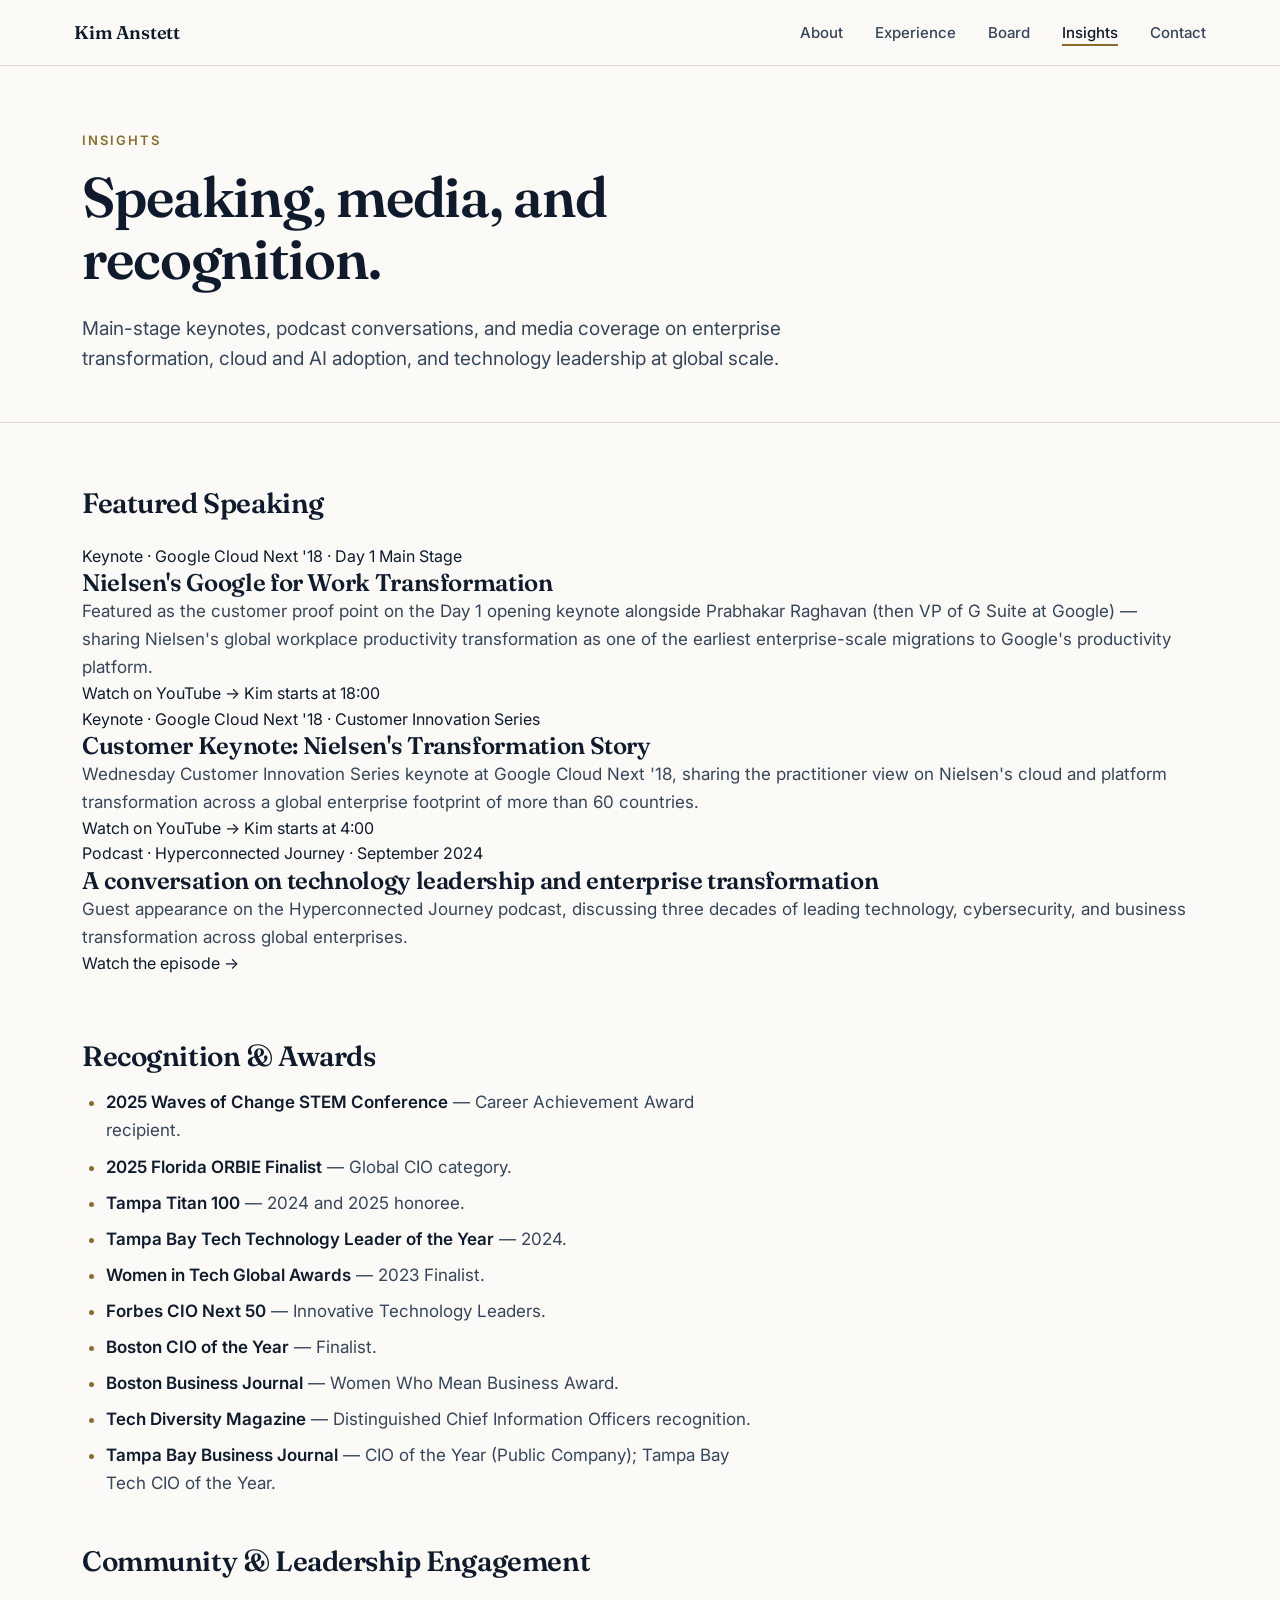
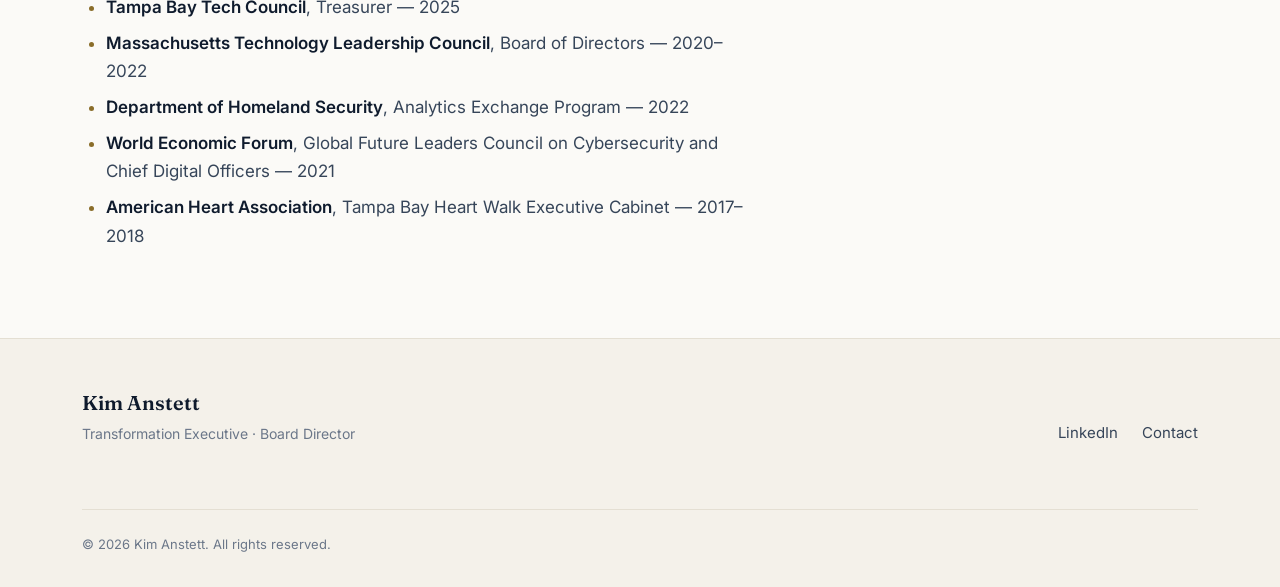
<file: insights.html>
<!DOCTYPE html>
<html lang="en">
<head>
  <meta charset="UTF-8">
  <meta name="viewport" content="width=device-width, initial-scale=1.0">
  <title>Speaking &amp; Media &mdash; Kim Anstett</title>
  <meta name="description" content="Selected speaking engagements, keynotes, podcast appearances, and media recognition for Kim Anstett — including main-stage appearances at Google Cloud Next.">
  <meta property="og:image" content="images/og-image.jpg">
  <meta property="og:image:width" content="1200">
  <meta property="og:image:height" content="630">
  <meta name="twitter:card" content="summary_large_image">
  <meta name="twitter:image" content="images/og-image.jpg">
  <link rel="preconnect" href="https://fonts.googleapis.com">
  <link rel="preconnect" href="https://fonts.gstatic.com" crossorigin>
  <link href="https://fonts.googleapis.com/css2?family=Fraunces:opsz,wght@9..144,400;9..144,600;9..144,700&family=Inter:wght@300;400;500;600;700&display=swap" rel="stylesheet">
  <link rel="stylesheet" href="css/style.css">
</head>
<body>

  <nav class="site-nav">
    <div class="nav-inner">
      <a href="/" class="brand">Kim Anstett</a>
      <ul class="nav-links">
        <li><a href="/about.html">About</a></li>
        <li><a href="/experience.html">Experience</a></li>
        <li><a href="/board.html">Board</a></li>
        <li><a href="/insights.html" class="active">Insights</a></li>
        <li><a href="/contact.html">Contact</a></li>
      </ul>
      <button class="nav-toggle" aria-label="Toggle menu">
        <span></span><span></span><span></span>
      </button>
    </div>
  </nav>

  <section class="page-header">
    <div class="container">
      <div class="page-eyebrow">Insights</div>
      <h1>Speaking, media, and recognition.</h1>
      <p class="page-lede">
        Main-stage keynotes, podcast conversations, and media coverage on
        enterprise transformation, cloud and AI adoption, and technology
        leadership at global scale.
      </p>
    </div>
  </section>

  <section class="page-body">
    <div class="container">

      <div class="prose">
        <h2 style="margin-bottom: var(--space-3);">Featured Speaking</h2>
      </div>

      <div class="talk-card-list">

        <a href="https://youtu.be/lYJo59BiFUE?t=1080" target="_blank" rel="noopener" class="talk-card">
          <div class="talk-card-eyebrow">Keynote &middot; Google Cloud Next '18 &middot; Day 1 Main Stage</div>
          <h3 class="talk-card-title">Nielsen's Google for Work Transformation</h3>
          <p class="talk-card-lede">
            Featured as the customer proof point on the Day 1 opening keynote
            alongside Prabhakar Raghavan (then VP of G Suite at Google) &mdash;
            sharing Nielsen's global workplace productivity transformation as
            one of the earliest enterprise-scale migrations to Google's productivity
            platform.
          </p>
          <div class="talk-card-meta">
            <span class="talk-card-cta">Watch on YouTube &rarr;</span>
            <span class="talk-card-timestamp">Kim starts at 18:00</span>
          </div>
        </a>

        <a href="https://youtu.be/-ImJMH8qwF8?t=240" target="_blank" rel="noopener" class="talk-card">
          <div class="talk-card-eyebrow">Keynote &middot; Google Cloud Next '18 &middot; Customer Innovation Series</div>
          <h3 class="talk-card-title">Customer Keynote: Nielsen's Transformation Story</h3>
          <p class="talk-card-lede">
            Wednesday Customer Innovation Series keynote at Google Cloud
            Next '18, sharing the practitioner view on Nielsen's cloud and
            platform transformation across a global enterprise footprint of
            more than 60 countries.
          </p>
          <div class="talk-card-meta">
            <span class="talk-card-cta">Watch on YouTube &rarr;</span>
            <span class="talk-card-timestamp">Kim starts at 4:00</span>
          </div>
        </a>

        <a href="https://www.youtube.com/watch?v=UVX1WAFT3EU" target="_blank" rel="noopener" class="talk-card">
          <div class="talk-card-eyebrow">Podcast &middot; Hyperconnected Journey &middot; September 2024</div>
          <h3 class="talk-card-title">A conversation on technology leadership and enterprise transformation</h3>
          <p class="talk-card-lede">
            Guest appearance on the Hyperconnected Journey podcast, discussing
            three decades of leading technology, cybersecurity, and business
            transformation across global enterprises.
          </p>
          <div class="talk-card-meta">
            <span class="talk-card-cta">Watch the episode &rarr;</span>
          </div>
        </a>

      </div>

      <div class="prose" style="margin-top: var(--space-6);">

        <h2>Recognition &amp; Awards</h2>

        <ul>
          <li><strong>2025 Waves of Change STEM Conference</strong> &mdash; Career Achievement Award recipient.</li>
          <li><strong>2025 Florida ORBIE Finalist</strong> &mdash; Global CIO category.</li>
          <li><strong>Tampa Titan 100</strong> &mdash; 2024 and 2025 honoree.</li>
          <li><strong>Tampa Bay Tech Technology Leader of the Year</strong> &mdash; 2024.</li>
          <li><strong>Women in Tech Global Awards</strong> &mdash; 2023 Finalist.</li>
          <li><strong>Forbes CIO Next 50</strong> &mdash; Innovative Technology Leaders.</li>
          <li><strong>Boston CIO of the Year</strong> &mdash; Finalist.</li>
          <li><strong>Boston Business Journal</strong> &mdash; Women Who Mean Business Award.</li>
          <li><strong>Tech Diversity Magazine</strong> &mdash; Distinguished Chief Information Officers recognition.</li>
          <li><strong>Tampa Bay Business Journal</strong> &mdash; CIO of the Year (Public Company); Tampa Bay Tech CIO of the Year.</li>
        </ul>

        <h2>Community &amp; Leadership Engagement</h2>

        <ul>
          <li><strong>Tampa Bay Tech Council</strong>, Treasurer &mdash; 2025</li>
          <li><strong>Massachusetts Technology Leadership Council</strong>, Board of Directors &mdash; 2020&ndash;2022</li>
          <li><strong>Department of Homeland Security</strong>, Analytics Exchange Program &mdash; 2022</li>
          <li><strong>World Economic Forum</strong>, Global Future Leaders Council on Cybersecurity and Chief Digital Officers &mdash; 2021</li>
          <li><strong>American Heart Association</strong>, Tampa Bay Heart Walk Executive Cabinet &mdash; 2017&ndash;2018</li>
        </ul>

      </div>
    </div>
  </section>

  <footer class="site-footer">
    <div class="container">
      <div class="footer-inner">
        <div class="footer-brand">
          <div class="footer-name">Kim Anstett</div>
          <div class="footer-tagline">Transformation Executive &middot; Board Director</div>
        </div>
        <div class="footer-links">
          <a href="https://www.linkedin.com/in/kimberly-anstett-6b3a259" target="_blank" rel="noopener">LinkedIn</a>
          <a href="/contact.html">Contact</a>
        </div>
        <div class="footer-copyright">&copy; <span id="year">2026</span> Kim Anstett. All rights reserved.</div>
      </div>
    </div>
  </footer>

  <script src="js/main.js"></script>
</body>
</html>
</file>
<file: css/style.css>
/* ============================================================
   Kim Anstett — Personal Site
   Design system: Editorial executive profile
   Typography: Fraunces (serif) + Inter (sans)
   Palette: Deep navy, ivory, muted gold accent
   ============================================================ */

/* -------- Reset -------- */
*, *::before, *::after {
  box-sizing: border-box;
  margin: 0;
  padding: 0;
}

html {
  scroll-behavior: smooth;
  font-size: 16px;
}

body {
  font-family: 'Inter', -apple-system, BlinkMacSystemFont, 'Segoe UI', sans-serif;
  color: var(--ink);
  background: var(--bg);
  line-height: 1.6;
  font-weight: 400;
  -webkit-font-smoothing: antialiased;
  -moz-osx-font-smoothing: grayscale;
  text-rendering: optimizeLegibility;
}

img { max-width: 100%; height: auto; display: block; }
a { color: inherit; text-decoration: none; }
button { font-family: inherit; cursor: pointer; border: none; background: none; }

/* -------- Design Tokens -------- */
:root {
  /* Palette */
  --ink: #0F1B2D;             /* deep navy — body text */
  --ink-soft: #364559;        /* softened for secondary text */
  --muted: #6B7789;           /* labels, dates */
  --bg: #FBFAF7;              /* warm ivory */
  --bg-alt: #F4F1EA;          /* alternating sections */
  --bg-dark: #0F1B2D;         /* dark sections */
  --accent: #8A6D2A;          /* muted gold — sparingly used */
  --accent-hover: #6D5620;
  --rule: #E4DFD3;            /* dividers */
  --white: #FFFFFF;

  /* Type scale */
  --serif: 'Fraunces', Georgia, 'Times New Roman', serif;
  --sans: 'Inter', -apple-system, BlinkMacSystemFont, 'Segoe UI', sans-serif;

  /* Rhythm */
  --container-max: 1180px;
  --container-narrow: 780px;
  --space-1: 0.5rem;
  --space-2: 1rem;
  --space-3: 1.5rem;
  --space-4: 2rem;
  --space-5: 3rem;
  --space-6: 4rem;
  --space-7: 6rem;
  --space-8: 8rem;

  /* Radius & shadow */
  --radius-sm: 4px;
  --radius: 6px;
  --shadow-sm: 0 1px 2px rgba(15, 27, 45, 0.06);
  --shadow: 0 4px 24px rgba(15, 27, 45, 0.08);
  --shadow-lg: 0 8px 40px rgba(15, 27, 45, 0.12);
}

/* -------- Container -------- */
.container {
  max-width: var(--container-max);
  margin: 0 auto;
  padding: 0 var(--space-3);
}

.container-narrow {
  max-width: var(--container-narrow);
  margin: 0 auto;
  padding: 0 var(--space-3);
}

@media (min-width: 768px) {
  .container, .container-narrow {
    padding: 0 var(--space-4);
  }
}

/* -------- Typography -------- */
h1, h2, h3, h4 {
  font-family: var(--serif);
  color: var(--ink);
  font-weight: 600;
  letter-spacing: -0.015em;
  line-height: 1.15;
}

h1 { font-size: clamp(2.25rem, 5vw, 3.75rem); }
h2 { font-size: clamp(1.75rem, 3.5vw, 2.5rem); }
h3 { font-size: clamp(1.25rem, 2vw, 1.5rem); }

p {
  color: var(--ink-soft);
  font-size: 1.0625rem;
  line-height: 1.65;
}

strong { color: var(--ink); font-weight: 600; }

/* -------- Nav -------- */
.site-nav {
  position: sticky;
  top: 0;
  z-index: 100;
  background: rgba(251, 250, 247, 0.92);
  backdrop-filter: saturate(180%) blur(10px);
  border-bottom: 1px solid var(--rule);
}

.nav-inner {
  max-width: var(--container-max);
  margin: 0 auto;
  padding: 1.1rem var(--space-3);
  display: flex;
  justify-content: space-between;
  align-items: center;
}

.brand {
  font-family: var(--serif);
  font-weight: 600;
  font-size: 1.15rem;
  color: var(--ink);
  letter-spacing: -0.01em;
}

.nav-links {
  display: flex;
  gap: var(--space-4);
  list-style: none;
}

.nav-links a {
  font-size: 0.9375rem;
  font-weight: 500;
  color: var(--ink-soft);
  transition: color 0.15s ease;
  position: relative;
}

.nav-links a:hover { color: var(--ink); }
.nav-links a.active { color: var(--ink); }
.nav-links a.active::after {
  content: '';
  position: absolute;
  bottom: -4px;
  left: 0;
  right: 0;
  height: 2px;
  background: var(--accent);
}

.nav-toggle {
  display: none;
  flex-direction: column;
  gap: 4px;
  padding: 8px;
}
.nav-toggle span {
  width: 22px;
  height: 2px;
  background: var(--ink);
  transition: transform 0.3s ease, opacity 0.3s ease;
}

@media (max-width: 768px) {
  .nav-links {
    display: none;
    position: absolute;
    top: 100%;
    left: 0;
    right: 0;
    background: var(--bg);
    flex-direction: column;
    padding: var(--space-3);
    gap: var(--space-2);
    border-bottom: 1px solid var(--rule);
  }
  .nav-links.open { display: flex; }
  .nav-toggle { display: flex; }
}

/* -------- Hero -------- */
.hero {
  padding: var(--space-7) 0 var(--space-6);
  border-bottom: 1px solid var(--rule);
}

.hero-eyebrow {
  font-size: 0.8125rem;
  text-transform: uppercase;
  letter-spacing: 0.15em;
  color: var(--accent);
  font-weight: 600;
  margin-bottom: var(--space-3);
}

.hero-headline {
  font-family: var(--serif);
  font-size: clamp(2.5rem, 6vw, 4.5rem);
  font-weight: 600;
  line-height: 1.05;
  letter-spacing: -0.025em;
  margin-bottom: var(--space-4);
  max-width: 20ch;
}

.hero-headline .accent {
  color: var(--accent);
  font-style: italic;
  font-weight: 500;
}

.hero-lede {
  font-size: 1.1875rem;
  line-height: 1.6;
  color: var(--ink-soft);
  max-width: 58ch;
  margin-bottom: var(--space-5);
}

.hero-ctas {
  display: flex;
  gap: var(--space-2);
  flex-wrap: wrap;
}

/* -------- Buttons -------- */
.btn {
  display: inline-block;
  padding: 0.85rem 1.75rem;
  font-size: 0.9375rem;
  font-weight: 500;
  letter-spacing: 0.01em;
  border-radius: var(--radius);
  transition: all 0.15s ease;
  cursor: pointer;
  border: 1px solid transparent;
  text-align: center;
}

.btn-primary {
  background: var(--ink);
  color: var(--bg);
}
.btn-primary:hover {
  background: var(--accent);
  transform: translateY(-1px);
  box-shadow: var(--shadow);
}

.btn-secondary {
  background: transparent;
  color: var(--ink);
  border-color: var(--ink);
}
.btn-secondary:hover {
  background: var(--ink);
  color: var(--bg);
}

.text-link {
  color: var(--ink);
  font-weight: 500;
  border-bottom: 1px solid var(--accent);
  padding-bottom: 2px;
  transition: color 0.15s ease;
}
.text-link:hover { color: var(--accent); }

/* -------- Signal Strip -------- */
.signal-strip {
  background: var(--bg-dark);
  color: var(--bg);
  padding: var(--space-5) 0;
}

.signals {
  display: grid;
  grid-template-columns: repeat(4, 1fr);
  gap: var(--space-4);
}

.signal {
  text-align: left;
}

.signal-value {
  font-family: var(--serif);
  font-size: clamp(2rem, 4vw, 3rem);
  font-weight: 600;
  color: var(--white);
  line-height: 1;
  margin-bottom: var(--space-2);
  letter-spacing: -0.02em;
}

.signal-label {
  font-size: 0.875rem;
  color: rgba(251, 250, 247, 0.7);
  line-height: 1.4;
}

@media (max-width: 768px) {
  .signals {
    grid-template-columns: repeat(2, 1fr);
    gap: var(--space-4);
  }
}

/* -------- Section headers -------- */
.section-eyebrow {
  font-size: 0.8125rem;
  text-transform: uppercase;
  letter-spacing: 0.15em;
  color: var(--accent);
  font-weight: 600;
  margin-bottom: var(--space-2);
}

.section-headline {
  font-family: var(--serif);
  font-size: clamp(1.75rem, 3.5vw, 2.75rem);
  font-weight: 600;
  line-height: 1.1;
  letter-spacing: -0.02em;
  margin-bottom: var(--space-5);
  max-width: 22ch;
}

.section-cta {
  margin-top: var(--space-4);
}

/* -------- Positioning cards -------- */
.positioning {
  padding: var(--space-7) 0;
  background: var(--bg-alt);
}

.positioning-grid {
  display: grid;
  grid-template-columns: repeat(2, 1fr);
  gap: var(--space-4);
}

.position-card {
  background: var(--white);
  padding: var(--space-4) var(--space-4) var(--space-5);
  border-radius: var(--radius);
  border: 1px solid var(--rule);
  position: relative;
}

.card-number {
  font-family: var(--serif);
  font-size: 0.9375rem;
  color: var(--accent);
  font-weight: 600;
  margin-bottom: var(--space-2);
  letter-spacing: 0.05em;
}

.position-card h3 {
  font-size: 1.375rem;
  margin-bottom: var(--space-2);
}

.position-card p {
  font-size: 1rem;
  line-height: 1.6;
}

@media (max-width: 768px) {
  .positioning-grid { grid-template-columns: 1fr; }
}

/* -------- Role cards -------- */
.roles-preview {
  padding: var(--space-7) 0;
}

.role-cards {
  display: grid;
  grid-template-columns: repeat(2, 1fr);
  gap: var(--space-3);
}

.role-card {
  display: block;
  padding: var(--space-4);
  background: var(--white);
  border: 1px solid var(--rule);
  border-radius: var(--radius);
  transition: all 0.2s ease;
  color: inherit;
}

.role-card:hover {
  border-color: var(--accent);
  transform: translateY(-2px);
  box-shadow: var(--shadow);
}

.role-tenure {
  font-size: 0.8125rem;
  color: var(--muted);
  font-weight: 500;
  letter-spacing: 0.05em;
  margin-bottom: var(--space-2);
}

.role-card h3 {
  font-size: 1.25rem;
  margin-bottom: 0.25rem;
}

.role-company {
  font-family: var(--serif);
  color: var(--accent);
  font-weight: 600;
  font-size: 1rem;
  margin-bottom: var(--space-2);
}

.role-card p {
  font-size: 0.9375rem;
  margin-bottom: var(--space-2);
}

.role-metric {
  font-size: 0.8125rem;
  color: var(--muted);
  font-weight: 500;
  border-top: 1px solid var(--rule);
  padding-top: var(--space-2);
}

@media (max-width: 768px) {
  .role-cards { grid-template-columns: 1fr; }
}

/* -------- Board preview -------- */
.board-preview {
  padding: var(--space-7) 0;
  background: var(--bg-alt);
}

.board-inner {
  display: grid;
  grid-template-columns: 1fr 1fr;
  gap: var(--space-6);
  align-items: start;
}

.board-content .section-headline { margin-bottom: var(--space-3); }
.board-content p { margin-bottom: var(--space-3); font-size: 1.0625rem; }

.board-list { display: flex; flex-direction: column; gap: var(--space-3); }

.board-item {
  padding: var(--space-3);
  background: var(--white);
  border: 1px solid var(--rule);
  border-left: 3px solid var(--accent);
  border-radius: var(--radius);
}

.board-company {
  font-family: var(--serif);
  font-size: 1.375rem;
  font-weight: 600;
  color: var(--ink);
}

.board-role {
  font-size: 0.9375rem;
  color: var(--ink-soft);
  margin-top: 0.25rem;
}

.board-dates {
  font-size: 0.8125rem;
  color: var(--muted);
  font-weight: 500;
  margin-top: 0.5rem;
}

.board-detail {
  font-size: 0.875rem;
  color: var(--ink-soft);
  margin-top: 0.5rem;
  font-style: italic;
}

@media (max-width: 768px) {
  .board-inner { grid-template-columns: 1fr; gap: var(--space-4); }
}

/* -------- Recognition -------- */
.recognition {
  padding: var(--space-7) 0;
}

.recognition-grid {
  display: grid;
  grid-template-columns: repeat(2, 1fr);
  gap: 0;
  border-top: 1px solid var(--rule);
}

.rec-item {
  padding: var(--space-3) 0;
  border-bottom: 1px solid var(--rule);
  padding-right: var(--space-3);
  font-family: var(--serif);
  font-size: 1.125rem;
  font-weight: 600;
  color: var(--ink);
}

.rec-item:nth-child(odd) {
  padding-right: var(--space-4);
}

.rec-detail {
  display: block;
  font-family: var(--sans);
  font-size: 0.875rem;
  color: var(--muted);
  font-weight: 400;
  margin-top: 0.25rem;
}

@media (max-width: 768px) {
  .recognition-grid { grid-template-columns: 1fr; }
}

/* -------- Final CTA -------- */
.cta-final {
  background: var(--bg-dark);
  color: var(--white);
  padding: var(--space-7) 0;
  text-align: center;
}

.cta-final h2 {
  color: var(--white);
  font-size: clamp(1.5rem, 3vw, 2.25rem);
  margin-bottom: var(--space-4);
  max-width: 32ch;
  margin-left: auto;
  margin-right: auto;
  line-height: 1.25;
}

.cta-final .btn-primary {
  background: var(--accent);
}
.cta-final .btn-primary:hover {
  background: var(--white);
  color: var(--ink);
}

/* -------- Footer -------- */
.site-footer {
  padding: var(--space-5) 0 var(--space-4);
  background: var(--bg-alt);
  border-top: 1px solid var(--rule);
}

.footer-inner {
  display: grid;
  grid-template-columns: 1fr auto;
  gap: var(--space-4);
  align-items: end;
}

.footer-name {
  font-family: var(--serif);
  font-size: 1.25rem;
  font-weight: 600;
  color: var(--ink);
}

.footer-tagline {
  font-size: 0.875rem;
  color: var(--muted);
  margin-top: 0.25rem;
}

.footer-links {
  display: flex;
  gap: var(--space-3);
  align-items: center;
}

.footer-links a {
  font-size: 0.9375rem;
  color: var(--ink-soft);
  transition: color 0.15s;
}
.footer-links a:hover { color: var(--accent); }

.footer-copyright {
  grid-column: 1 / -1;
  font-size: 0.8125rem;
  color: var(--muted);
  margin-top: var(--space-4);
  padding-top: var(--space-3);
  border-top: 1px solid var(--rule);
}

@media (max-width: 640px) {
  .footer-inner { grid-template-columns: 1fr; }
}

/* ============================================================
   INTERIOR PAGES
   ============================================================ */

.page-header {
  padding: var(--space-6) 0 var(--space-5);
  border-bottom: 1px solid var(--rule);
}

.page-header .page-eyebrow {
  font-size: 0.8125rem;
  text-transform: uppercase;
  letter-spacing: 0.15em;
  color: var(--accent);
  font-weight: 600;
  margin-bottom: var(--space-2);
}

.page-header h1 {
  font-family: var(--serif);
  font-size: clamp(2.25rem, 5vw, 3.5rem);
  font-weight: 600;
  letter-spacing: -0.02em;
  line-height: 1.1;
  margin-bottom: var(--space-3);
  max-width: 20ch;
}

.page-header .page-lede {
  font-size: 1.1875rem;
  color: var(--ink-soft);
  line-height: 1.6;
  max-width: 60ch;
}

.page-body { padding: var(--space-6) 0; }

/* Prose */
.prose {
  max-width: 68ch;
}
.prose h2 {
  font-family: var(--serif);
  font-size: 1.75rem;
  margin: var(--space-5) 0 var(--space-2);
}
.prose h2:first-child { margin-top: 0; }
.prose h3 {
  font-family: var(--serif);
  font-size: 1.375rem;
  margin: var(--space-4) 0 var(--space-2);
}
.prose p { margin-bottom: var(--space-2); font-size: 1.0625rem; line-height: 1.7; }
.prose p + p { margin-top: 0; }
.prose ul, .prose ol { margin: var(--space-2) 0 var(--space-3) var(--space-3); }
.prose ul li, .prose ol li {
  font-size: 1.0625rem;
  line-height: 1.65;
  color: var(--ink-soft);
  margin-bottom: 0.5rem;
}
.prose ul li::marker { color: var(--accent); }
.prose blockquote {
  border-left: 3px solid var(--accent);
  padding: 0 var(--space-3);
  margin: var(--space-3) 0;
  font-family: var(--serif);
  font-style: italic;
  font-size: 1.25rem;
  color: var(--ink);
  line-height: 1.5;
}

/* Experience timeline */
.experience-list {
  max-width: 880px;
}

.experience-item {
  padding: var(--space-5) 0;
  border-bottom: 1px solid var(--rule);
  scroll-margin-top: 80px;
}
.experience-item:last-child { border-bottom: none; }

.exp-header {
  display: grid;
  grid-template-columns: 1fr auto;
  align-items: baseline;
  margin-bottom: var(--space-2);
  gap: var(--space-3);
}

.exp-company {
  font-family: var(--serif);
  font-size: 1.75rem;
  font-weight: 600;
  color: var(--ink);
  letter-spacing: -0.01em;
}

.exp-tenure {
  font-size: 0.9375rem;
  color: var(--muted);
  font-weight: 500;
  letter-spacing: 0.02em;
}

.exp-role {
  font-family: var(--serif);
  font-size: 1.125rem;
  font-style: italic;
  color: var(--accent);
  margin-bottom: var(--space-2);
}

.exp-scope {
  font-size: 0.9375rem;
  color: var(--muted);
  font-weight: 500;
  margin-bottom: var(--space-3);
  padding-bottom: var(--space-2);
  border-bottom: 1px dotted var(--rule);
}

.exp-summary {
  font-size: 1.0625rem;
  color: var(--ink-soft);
  line-height: 1.65;
  margin-bottom: var(--space-3);
  max-width: 65ch;
}

.exp-programs {
  font-size: 0.8125rem;
  text-transform: uppercase;
  letter-spacing: 0.12em;
  color: var(--accent);
  font-weight: 600;
  margin-bottom: var(--space-2);
}

.exp-list {
  list-style: none;
}
.exp-list li {
  position: relative;
  padding-left: 1.5rem;
  margin-bottom: 0.75rem;
  font-size: 1rem;
  line-height: 1.6;
  color: var(--ink-soft);
}
.exp-list li::before {
  content: '';
  position: absolute;
  left: 0;
  top: 0.6em;
  width: 6px;
  height: 6px;
  background: var(--accent);
  border-radius: 50%;
}
.exp-list li strong { color: var(--ink); font-weight: 600; }

@media (max-width: 640px) {
  .exp-header { grid-template-columns: 1fr; gap: 0.25rem; }
  .exp-tenure { font-size: 0.875rem; }
}

/* Contact page specifics */
.contact-grid {
  display: grid;
  grid-template-columns: 1fr 1fr;
  gap: var(--space-6);
  max-width: 900px;
}

.contact-block {
  padding: var(--space-4);
  background: var(--white);
  border: 1px solid var(--rule);
  border-radius: var(--radius);
}
.contact-block .label {
  font-size: 0.8125rem;
  text-transform: uppercase;
  letter-spacing: 0.12em;
  color: var(--accent);
  font-weight: 600;
  margin-bottom: var(--space-2);
}
.contact-block .value {
  font-family: var(--serif);
  font-size: 1.25rem;
  font-weight: 500;
  color: var(--ink);
  margin-bottom: var(--space-1);
}
.contact-block .desc { font-size: 0.9375rem; color: var(--ink-soft); }
.contact-block a.value { transition: color 0.15s; }
.contact-block a.value:hover { color: var(--accent); }

@media (max-width: 640px) {
  .contact-grid { grid-template-columns: 1fr; gap: var(--space-3); }
}
</file>
